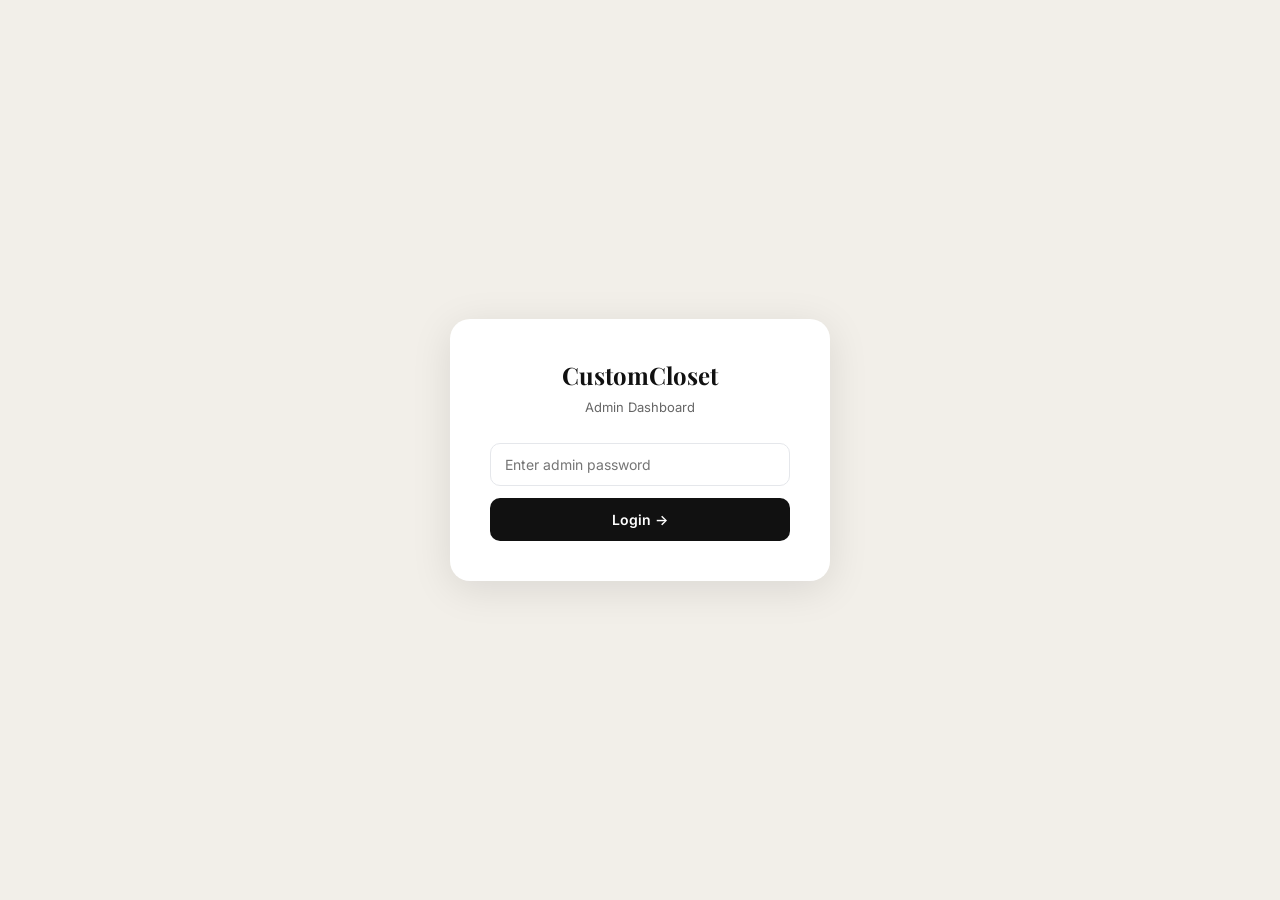
<file: admin.html>
<!DOCTYPE html>
<html lang="en">
<head>
  <meta charset="UTF-8"/>
  <meta name="viewport" content="width=device-width, initial-scale=1.0"/>
  <title>Admin — Custom Closet</title>
  <link href="https://fonts.googleapis.com/css2?family=Inter:wght@300;400;500;600;700&family=Playfair+Display:wght@700&display=swap" rel="stylesheet">
  <style>
    *{box-sizing:border-box;margin:0;padding:0;}
    body{background:#f2efe9;font-family:'Inter',sans-serif;color:#111;min-height:100vh;}

    /* LOGIN */
    .login-screen{display:flex;align-items:center;justify-content:center;min-height:100vh;padding:24px;}
    .login-card{background:#fff;border-radius:20px;padding:40px;max-width:380px;width:100%;box-shadow:0 8px 40px rgba(0,0,0,0.1);text-align:center;}
    .login-logo{font-family:'Playfair Display',serif;font-size:24px;font-weight:700;margin-bottom:8px;}
    .login-sub{font-size:13px;color:#666;margin-bottom:28px;}
    .login-input{width:100%;padding:12px 14px;border:1.5px solid #e5e7eb;border-radius:10px;font-size:14px;font-family:'Inter',sans-serif;outline:none;margin-bottom:12px;}
    .login-input:focus{border-color:#111;}
    .login-btn{width:100%;padding:13px;background:#111;color:#fff;border:none;border-radius:10px;font-size:14px;font-weight:600;cursor:pointer;font-family:'Inter',sans-serif;}
    .login-btn:hover{background:#333;}
    .login-err{font-size:12px;color:#dc2626;margin-top:8px;display:none;} .login-err.show{display:block;}

    /* ADMIN LAYOUT */
    .admin-screen{display:none;}
    .admin-screen.show{display:block;}
    .admin-nav{background:#111;color:#fff;padding:0 24px;height:56px;display:flex;align-items:center;justify-content:space-between;position:sticky;top:0;z-index:100;}
    .admin-nav-logo{font-family:'Playfair Display',serif;font-size:18px;font-weight:700;}
    .admin-nav-right{display:flex;align-items:center;gap:16px;font-size:13px;}
    .logout-btn{background:none;border:1.5px solid rgba(255,255,255,0.3);color:#fff;padding:6px 14px;border-radius:8px;cursor:pointer;font-size:13px;font-family:'Inter',sans-serif;}
    .logout-btn:hover{background:rgba(255,255,255,0.1);}

    /* TABS */
    .admin-tabs{background:#fff;border-bottom:1px solid #e5e7eb;padding:0 24px;display:flex;gap:0;}
    .admin-tab{padding:16px 20px;font-size:14px;font-weight:500;color:#666;cursor:pointer;border-bottom:2px solid transparent;transition:all 0.2s;}
    .admin-tab:hover{color:#111;} .admin-tab.active{color:#111;border-bottom-color:#111;font-weight:600;}

    /* CONTENT */
    .admin-content{max-width:1200px;margin:0 auto;padding:28px 24px;}
    @media(max-width:600px){.admin-content{padding:16px;}}

    /* STATS */
    .stats-row{display:grid;grid-template-columns:repeat(auto-fit,minmax(180px,1fr));gap:16px;margin-bottom:28px;}
    .stat-card{background:#fff;border-radius:14px;padding:20px;box-shadow:0 2px 10px rgba(0,0,0,0.05);}
    .stat-card-num{font-size:28px;font-weight:700;color:#111;margin-bottom:4px;}
    .stat-card-label{font-size:13px;color:#666;}
    .stat-card.green .stat-card-num{color:#16a34a;}
    .stat-card.orange .stat-card-num{color:#f97316;}
    .stat-card.blue .stat-card-num{color:#3b82f6;}

    /* FILTERS */
    .filter-row{display:flex;gap:10px;margin-bottom:20px;flex-wrap:wrap;align-items:center;}
    .filter-select{padding:8px 12px;border:1.5px solid #e5e7eb;border-radius:8px;font-size:13px;font-family:'Inter',sans-serif;outline:none;background:#fff;cursor:pointer;}
    .filter-search{padding:8px 14px;border:1.5px solid #e5e7eb;border-radius:8px;font-size:13px;font-family:'Inter',sans-serif;outline:none;background:#fff;flex:1;min-width:180px;}
    .filter-search:focus{border-color:#111;}
    .refresh-btn{padding:8px 16px;background:#111;color:#fff;border:none;border-radius:8px;font-size:13px;font-weight:500;cursor:pointer;font-family:'Inter',sans-serif;}

    /* ORDERS TABLE */
    .orders-table-wrap{background:#fff;border-radius:16px;overflow:hidden;box-shadow:0 2px 12px rgba(0,0,0,0.05);}
    table{width:100%;border-collapse:collapse;}
    .scroll-hint{display:none;font-size:12px;color:#999;margin-bottom:8px;text-align:right;}
    @media(max-width:768px){
      .orders-table-wrap{overflow-x:auto;-webkit-overflow-scrolling:touch;}
      table{min-width:640px;}
      .scroll-hint{display:block;}
    }

    /* CUSTOM SHOWCASE TAB */
    .showcase-form-box{background:#fff;border-radius:16px;padding:20px;box-shadow:0 2px 12px rgba(0,0,0,0.05);max-width:480px;}
    .panel-label{font-size:13px;font-weight:600;color:#111;}
    .upload-dropzone{border:2px dashed #d1d5db;border-radius:14px;padding:20px;text-align:center;cursor:pointer;transition:all 0.2s;background:#fafafa;}
    .upload-dropzone:hover{border-color:#111;background:#f5f5f5;}
    .upload-dropzone.has-file{padding:12px;}
    .upload-icon-big{font-size:28px;margin-bottom:6px;}
    .upload-hint-text{font-size:13px;color:#666;}
    .showcase-preview-wrap{display:flex;align-items:center;gap:12px;text-align:left;}
    .showcase-preview-img{width:56px;height:56px;border-radius:10px;object-fit:cover;flex-shrink:0;border:1.5px solid #e5e7eb;}
    .showcase-status{font-size:13px;font-weight:600;}
    .showcase-status.uploading{color:#f97316;}
    .showcase-status.done{color:#16a34a;}
    .showcase-status.failed{color:#dc2626;}
    #showcaseSubmitBtn:disabled{background:#a7a7a7;cursor:not-allowed;}
    .showcase-admin-grid{display:grid;grid-template-columns:repeat(auto-fill,minmax(180px,1fr));gap:16px;margin-top:16px;}
    .showcase-admin-card{background:#fff;border-radius:14px;overflow:hidden;box-shadow:0 2px 8px rgba(0,0,0,0.05);}
    .showcase-admin-card img{width:100%;aspect-ratio:1;object-fit:cover;display:block;}
    .showcase-admin-card-body{padding:12px;}
    .showcase-admin-card-name{font-size:13px;font-weight:600;margin-bottom:4px;}
    .showcase-admin-card-text{font-size:12px;color:#666;line-height:1.5;margin-bottom:8px;max-height:60px;overflow:hidden;}
    .showcase-admin-delete{font-size:12px;color:#dc2626;background:none;border:none;cursor:pointer;padding:0;font-family:'Inter',sans-serif;}
    th{background:#f9f9f9;padding:12px 16px;text-align:left;font-size:12px;font-weight:600;color:#666;text-transform:uppercase;letter-spacing:0.5px;white-space:nowrap;}
    td{padding:14px 16px;border-bottom:1px solid #f5f5f5;font-size:13px;vertical-align:top;}
    tr:last-child td{border-bottom:none;}
    tr:hover td{background:#fafafa;}

    /* STATUS BADGES */
    .status-badge{display:inline-block;padding:3px 10px;border-radius:20px;font-size:11px;font-weight:600;text-transform:uppercase;}
    .status-pending{background:#fef3c7;color:#d97706;}
    .status-confirmed{background:#dcfce7;color:#16a34a;}
    .status-shipped{background:#dbeafe;color:#2563eb;}
    .status-delivered{background:#f0fdf4;color:#15803d;}
    .status-cancelled{background:#fee2e2;color:#dc2626;}

    /* STATUS DROPDOWN */
    .status-select{padding:4px 8px;border:1.5px solid #e5e7eb;border-radius:6px;font-size:12px;font-family:'Inter',sans-serif;outline:none;background:#fff;cursor:pointer;}

    /* ORDER DETAIL POPUP */
    .order-detail-overlay{position:fixed;inset:0;background:rgba(0,0,0,0.5);z-index:1000;display:none;align-items:center;justify-content:center;padding:16px;}
    .order-detail-overlay.open{display:flex;}
    .order-detail-modal{background:#fff;border-radius:20px;padding:28px;max-width:560px;width:100%;max-height:90vh;overflow-y:auto;position:relative;}
    .od-close{position:absolute;top:16px;right:16px;background:none;border:none;font-size:22px;cursor:pointer;color:#666;}
    .od-title{font-family:'Playfair Display',serif;font-size:20px;font-weight:700;margin-bottom:4px;}
    .od-section{margin-top:18px;padding-top:16px;border-top:1px solid #f0f0f0;}
    .od-section-label{font-size:11px;font-weight:600;color:#999;text-transform:uppercase;letter-spacing:0.5px;margin-bottom:10px;}
    .od-row{display:flex;justify-content:space-between;font-size:13px;margin-bottom:6px;}
    .od-row span:first-child{color:#666;} .od-row span:last-child{font-weight:500;color:#111;}
    .wa-confirm-btn{display:block;width:100%;padding:13px;background:#25d366;color:#fff;border:none;border-radius:10px;font-size:14px;font-weight:600;cursor:pointer;font-family:'Inter',sans-serif;text-align:center;text-decoration:none;margin-top:14px;}
    .wa-confirm-btn:hover{background:#1da855;}

    /* EMPTY */
    .empty-state{text-align:center;padding:60px 24px;color:#888;}
    .empty-icon{font-size:48px;margin-bottom:14px;}
    .loading-state{text-align:center;padding:40px;color:#888;font-size:14px;}
  </style>
</head>
<body>

<!-- LOGIN -->
<div class="login-screen" id="loginScreen">
  <div class="login-card">
    <div class="login-logo">CustomCloset</div>
    <div class="login-sub">Admin Dashboard</div>
    <input type="password" class="login-input" id="adminPass" placeholder="Enter admin password" onkeydown="if(event.key==='Enter')login()"/>
    <button class="login-btn" onclick="login()">Login →</button>
    <div class="login-err" id="loginErr">Incorrect password</div>
  </div>
</div>

<!-- ADMIN -->
<div class="admin-screen" id="adminScreen">
  <nav class="admin-nav">
    <div class="admin-nav-logo">CC Admin</div>
    <div class="admin-nav-right">
      <span id="adminTime" style="color:#999;font-size:12px;"></span>
      <button class="logout-btn" onclick="logout()">Logout</button>
    </div>
  </nav>

  <div class="admin-tabs">
    <div class="admin-tab active" onclick="switchTab('orders',this)">📦 Orders</div>
    <div class="admin-tab" onclick="switchTab('reviews',this)">⭐ Reviews</div>
    <div class="admin-tab" onclick="switchTab('showcase',this)">🎨 Custom Showcase</div>
  </div>

  <!-- ORDERS TAB -->
  <div id="tab-orders" class="admin-content">
    <div class="stats-row" id="statsRow">
      <div class="stat-card"><div class="stat-card-num" id="statTotal">—</div><div class="stat-card-label">Total orders</div></div>
      <div class="stat-card orange"><div class="stat-card-num" id="statPending">—</div><div class="stat-card-label">Pending</div></div>
      <div class="stat-card green"><div class="stat-card-num" id="statConfirmed">—</div><div class="stat-card-label">Confirmed</div></div>
      <div class="stat-card blue"><div class="stat-card-num" id="statShipped">—</div><div class="stat-card-label">Shipped</div></div>
    </div>

    <div class="filter-row">
      <input class="filter-search" id="searchInput" placeholder="Search by name, order ID, phone..." oninput="filterOrders()"/>
      <select class="filter-select" id="statusFilter" onchange="filterOrders()">
        <option value="">All statuses</option>
        <option value="pending">Pending</option>
        <option value="confirmed">Confirmed</option>
        <option value="shipped">Shipped</option>
        <option value="delivered">Delivered</option>
        <option value="cancelled">Cancelled</option>
      </select>
      <button class="refresh-btn" onclick="loadOrders()">↻ Refresh</button>
      <button class="refresh-btn" style="background:#16a34a;" onclick="openManualOrderModal()">+ Add Order Manually</button>
    </div>

    <p class="scroll-hint">← scroll table for more →</p>
    <div class="orders-table-wrap">
      <div id="ordersBody"><div class="loading-state">Loading orders...</div></div>
    </div>
  </div>

  <!-- REVIEWS TAB -->
  <div id="tab-reviews" class="admin-content" style="display:none;">
    <div class="filter-row">
      <button class="refresh-btn" onclick="loadAllReviews()">↻ Refresh</button>
    </div>
    <p class="scroll-hint">← scroll table for more →</p>
    <div class="orders-table-wrap">
      <div id="reviewsBody"><div class="loading-state">Loading reviews...</div></div>
    </div>
  </div>

  <!-- CUSTOM SHOWCASE TAB -->
  <div id="tab-showcase" class="admin-content" style="display:none;">
    <div class="showcase-form-box">
      <div class="panel-label" style="margin-bottom:12px;">Add a custom order to the homepage showcase</div>
      <p style="font-size:12px;color:#888;margin-bottom:16px;">Paste in the review a customer sent you over WhatsApp, upload the photo they shared, and it'll appear on your homepage.</p>

      <input type="file" id="showcasePhotoInput" accept="image/*" style="display:none" onchange="handleShowcasePhotoUpload(event)"/>
      <div class="upload-dropzone" id="showcaseDropzone" onclick="document.getElementById('showcasePhotoInput').click()" style="margin-bottom:16px;">
        <div class="upload-icon-big">📸</div>
        <p class="upload-hint-text"><strong>Click to upload</strong> the customer's photo</p>
      </div>

      <input type="text" id="showcaseName" class="filter-search" placeholder="Customer name" style="margin-bottom:10px;width:100%;"/>
      <textarea id="showcaseText" class="filter-search" placeholder="Their review / what they said" rows="3" style="margin-bottom:10px;width:100%;resize:vertical;"></textarea>
      <div style="margin-bottom:14px;">
        <label style="font-size:12px;color:#666;margin-right:8px;">Rating:</label>
        <select id="showcaseRating" style="padding:6px 10px;border-radius:8px;border:1px solid #e5e7eb;">
          <option value="5">⭐⭐⭐⭐⭐ (5)</option>
          <option value="4">⭐⭐⭐⭐ (4)</option>
          <option value="3">⭐⭐⭐ (3)</option>
        </select>
      </div>
      <button class="refresh-btn" id="showcaseSubmitBtn" onclick="submitShowcaseReview()" disabled style="width:100%;padding:12px;">Add to homepage</button>
    </div>

    <div class="filter-row" style="margin-top:24px;">
      <button class="refresh-btn" onclick="loadShowcase()">↻ Refresh</button>
    </div>
    <div id="showcaseGrid" class="showcase-admin-grid"></div>
  </div>
</div>

<!-- ORDER DETAIL POPUP -->
<div class="order-detail-overlay" id="orderDetailOverlay" onclick="if(event.target===this)closeOrderDetail()">
  <div class="order-detail-modal">
    <button class="od-close" onclick="closeOrderDetail()">✕</button>
    <div id="orderDetailContent"></div>
  </div>
</div>

<!-- MANUAL ORDER ENTRY POPUP -->
<div class="order-detail-overlay" id="manualOrderOverlay" onclick="if(event.target===this)closeManualOrderModal()">
  <div class="order-detail-modal">
    <button class="od-close" onclick="closeManualOrderModal()">✕</button>
    <div class="od-title">Add Order Manually</div>

    <div class="od-section">
      <div class="od-section-label">👤 Customer</div>
      <input class="filter-search" id="moName" placeholder="Full name" style="width:100%;margin-bottom:8px;"/>
      <input class="filter-search" id="moPhone" placeholder="Phone" style="width:100%;margin-bottom:8px;"/>
      <input class="filter-search" id="moEmail" placeholder="Email" style="width:100%;margin-bottom:8px;"/>
      <input class="filter-search" id="moPincode" placeholder="Pincode" style="width:100%;margin-bottom:8px;"/>
      <textarea class="filter-search" id="moAddress" placeholder="Full address" rows="2" style="width:100%;resize:vertical;"></textarea>
    </div>

    <div class="od-section">
      <div class="od-section-label">📦 Items</div>
      <textarea class="filter-search" id="moItems" placeholder="e.g. Legend in Red | Size: M | Color: Black | Qty: 1 | ₹599" rows="3" style="width:100%;resize:vertical;"></textarea>
    </div>

    <div class="od-section">
      <div class="od-row"><span>Total amount</span><input class="filter-search" id="moTotal" type="number" placeholder="₹" style="width:120px;text-align:right;"/></div>
      <div class="od-row"><span>Status</span>
        <select class="filter-select" id="moStatus">
          <option value="pending">Pending</option>
          <option value="confirmed" selected>Confirmed</option>
          <option value="shipped">Shipped</option>
          <option value="delivered">Delivered</option>
        </select>
      </div>
    </div>

    <button class="refresh-btn" id="moSubmitBtn" onclick="submitManualOrder()" style="width:100%;padding:12px;margin-top:8px;">Save order</button>
  </div>
</div>

<script src="supabase.js"></script>
<script>
// ── PASSWORD ── change this to your own password
const ADMIN_PASSWORD = 'customcloset2024';

let allOrders = [];
let allReviews = [];

function login(){
  const pass = document.getElementById('adminPass').value;
  if(pass === ADMIN_PASSWORD){
    localStorage.setItem('cc_admin', '1');
    document.getElementById('loginScreen').style.display='none';
    document.getElementById('adminScreen').classList.add('show');
    loadOrders();
    updateTime();
    setInterval(updateTime, 60000);
  } else {
    document.getElementById('loginErr').classList.add('show');
  }
}

function logout(){
  localStorage.removeItem('cc_admin');
  location.reload();
}

function updateTime(){
  document.getElementById('adminTime').textContent=new Date().toLocaleString('en-IN',{day:'numeric',month:'short',hour:'2-digit',minute:'2-digit'});
}

window.addEventListener('DOMContentLoaded',()=>{
  if(localStorage.getItem('cc_admin')==='1'){
    document.getElementById('loginScreen').style.display='none';
    document.getElementById('adminScreen').classList.add('show');
    loadOrders();
    updateTime();
    setInterval(updateTime,60000);
  }
  document.getElementById('adminPass').addEventListener('keydown',e=>{ if(e.key==='Enter') login(); });
});

function switchTab(tab, btn){
  document.querySelectorAll('.admin-tab').forEach(t=>t.classList.remove('active'));
  btn.classList.add('active');
  document.getElementById('tab-orders').style.display = tab==='orders'?'block':'none';
  document.getElementById('tab-reviews').style.display = tab==='reviews'?'block':'none';
  document.getElementById('tab-showcase').style.display = tab==='showcase'?'block':'none';
  if(tab==='reviews') loadAllReviews();
  if(tab==='showcase') loadShowcase();
}

// ── ORDERS ──
async function loadOrders(){
  document.getElementById('ordersBody').innerHTML='<div class="loading-state">Loading orders...</div>';
  allOrders = await sbGetOrders();
  renderOrders(allOrders);
  updateStats(allOrders);
}

function updateStats(orders){
  document.getElementById('statTotal').textContent = orders.length;
  document.getElementById('statPending').textContent = orders.filter(o=>o.status==='pending').length;
  document.getElementById('statConfirmed').textContent = orders.filter(o=>o.status==='confirmed').length;
  document.getElementById('statShipped').textContent = orders.filter(o=>o.status==='shipped').length;
}

function filterOrders(){
  const q = document.getElementById('searchInput').value.toLowerCase();
  const s = document.getElementById('statusFilter').value;
  const filtered = allOrders.filter(o=>{
    const matchSearch = !q ||
      o.order_id?.toLowerCase().includes(q) ||
      o.customer_name?.toLowerCase().includes(q) ||
      o.customer_phone?.includes(q) ||
      o.customer_email?.toLowerCase().includes(q);
    const matchStatus = !s || o.status===s;
    return matchSearch && matchStatus;
  });
  renderOrders(filtered);
}

function renderOrders(orders){
  const body = document.getElementById('ordersBody');
  if(orders.length===0){
    body.innerHTML=`<div class="empty-state"><div class="empty-icon">📭</div><p>No orders found</p></div>`;
    return;
  }
  body.innerHTML=`
    <table>
      <thead>
        <tr>
          <th>Order ID</th>
          <th>Customer</th>
          <th>Items</th>
          <th>Total</th>
          <th>Date</th>
          <th>Status</th>
          <th>Action</th>
        </tr>
      </thead>
      <tbody>
        ${orders.map(o=>`
        <tr>
          <td><strong>${o.order_id}</strong></td>
          <td>
            <div style="font-weight:600;">${o.customer_name}</div>
            <div style="color:#666;font-size:12px;">${o.customer_phone}</div>
          </td>
          <td style="max-width:200px;color:#666;font-size:12px;">${o.items?.split('\n')[0]}${o.items?.split('\n').length>1?'...':''}</td>
          <td><strong>₹${o.total?.toLocaleString('en-IN')}</strong></td>
          <td style="color:#666;font-size:12px;white-space:nowrap;">${new Date(o.created_at).toLocaleDateString('en-IN',{day:'numeric',month:'short',year:'numeric'})}</td>
          <td>
            <select class="status-select" onchange="updateStatus('${o.id}',this.value)">
              ${['pending','confirmed','shipped','delivered','cancelled'].map(s=>`<option value="${s}"${o.status===s?' selected':''}>${s.charAt(0).toUpperCase()+s.slice(1)}</option>`).join('')}
            </select>
          </td>
          <td>
            <button onclick="viewOrder('${o.id}')" style="padding:5px 12px;background:#111;color:#fff;border:none;border-radius:6px;font-size:12px;cursor:pointer;font-family:'Inter',sans-serif;">View</button>
            <button onclick="deleteOrder('${o.id}')" style="padding:5px 12px;background:#fff;color:#dc2626;border:1px solid #dc2626;border-radius:6px;font-size:12px;cursor:pointer;font-family:'Inter',sans-serif;margin-left:6px;">Delete</button>
          </td>
        </tr>`).join('')}
      </tbody>
    </table>`;
}

async function deleteOrder(id){
  if(!confirm('Delete this order permanently? This cannot be undone.')) return;
  const ok = await sbDeleteOrder(id);
  if(ok){
    allOrders = allOrders.filter(o=>o.id!==id);
    updateStats(allOrders);
    renderOrders(allOrders);
  } else {
    alert('Something went wrong deleting this order. Please try again.');
  }
}

async function updateStatus(id, status){
  const ok = await sbUpdateOrderStatus(id, status);
  if(ok){
    const o = allOrders.find(o=>o.id===id);
    if(o) o.status=status;
    updateStats(allOrders);
  }
}

function viewOrder(id){
  const o = allOrders.find(o=>o.id===id);
  if(!o) return;
  const waMsg = encodeURIComponent(
    `✅ ORDER CONFIRMED — ${o.order_id}\n\nHi ${o.customer_name}! Your order has been confirmed.\n\nItems:\n${o.items}\n\nTotal: ₹${o.total} + delivery charges (COD)\n\nYour order will be shipped in 5–7 days. We'll send you a tracking link once shipped.\n\nThank you for shopping with Custom Closet! 🎉`
  );
  document.getElementById('orderDetailContent').innerHTML=`
    <div class="od-title">Order ${o.order_id}</div>
    <span class="status-badge status-${o.status}">${o.status}</span>
    <div style="font-size:12px;color:#999;margin-top:4px;">${new Date(o.created_at).toLocaleString('en-IN')}</div>

    <div class="od-section">
      <div class="od-section-label">👤 Customer</div>
      <div class="od-row"><span>Name</span><span>${o.customer_name}</span></div>
      <div class="od-row"><span>Phone</span><span>${o.customer_phone}</span></div>
      <div class="od-row"><span>Email</span><span>${o.customer_email}</span></div>
      <div class="od-row"><span>Pincode</span><span>${o.customer_pincode}</span></div>
      <div class="od-row"><span>Address</span><span style="text-align:right;max-width:280px;">${o.customer_address}</span></div>
    </div>

    <div class="od-section">
      <div class="od-section-label">📦 Items</div>
      <div style="font-size:13px;color:#374151;line-height:1.8;white-space:pre-line;">${o.items}</div>
    </div>

    <div class="od-section">
      <div class="od-section-label">📸 Payment Screenshot</div>
      ${o.screenshot_url
        ? `<img src="${o.screenshot_url}" alt="Payment screenshot" style="width:100%;max-width:240px;border-radius:10px;border:1.5px solid #e5e7eb;cursor:zoom-in;" onclick="window.open('${o.screenshot_url}','_blank')"/>`
        : `<p style="font-size:13px;color:#999;">No screenshot on file — check WhatsApp chat</p>`}
    </div>

    <div class="od-section">
      <div class="od-row"><span>Total paid</span><span style="font-size:18px;font-weight:700;color:#16a34a;">₹${o.total?.toLocaleString('en-IN')}</span></div>
      <div style="font-size:12px;color:#f97316;margin-top:4px;">+ delivery charges (COD)</div>
    </div>

    <a class="wa-confirm-btn" href="https://wa.me/${o.customer_phone}?text=${waMsg}" target="_blank">
      💬 Send confirmation on WhatsApp
    </a>`;
  document.getElementById('orderDetailOverlay').classList.add('open');
}

function closeOrderDetail(){
  document.getElementById('orderDetailOverlay').classList.remove('open');
}

// ── MANUAL ORDER ENTRY ──
function openManualOrderModal(){
  document.getElementById('manualOrderOverlay').classList.add('open');
}
function closeManualOrderModal(){
  document.getElementById('manualOrderOverlay').classList.remove('open');
  document.getElementById('moName').value='';
  document.getElementById('moPhone').value='';
  document.getElementById('moEmail').value='';
  document.getElementById('moPincode').value='';
  document.getElementById('moAddress').value='';
  document.getElementById('moItems').value='';
  document.getElementById('moTotal').value='';
  document.getElementById('moStatus').value='confirmed';
}

async function submitManualOrder(){
  const name = document.getElementById('moName').value.trim();
  const phone = document.getElementById('moPhone').value.trim();
  const email = document.getElementById('moEmail').value.trim();
  const pincode = document.getElementById('moPincode').value.trim();
  const address = document.getElementById('moAddress').value.trim();
  const items = document.getElementById('moItems').value.trim();
  const total = parseInt(document.getElementById('moTotal').value);
  const status = document.getElementById('moStatus').value;

  if(!name || !phone || !items || !total){
    alert('Please fill in at least name, phone, items, and total.');
    return;
  }

  const btn = document.getElementById('moSubmitBtn');
  btn.disabled = true; btn.textContent = 'Saving...';

  const orderId = 'CC'+Date.now().toString().slice(-6);
  const ok = await sbInsertOrder({
    order_id: orderId, items, total,
    customer_name: name, customer_phone: phone, customer_email: email,
    customer_address: address, customer_pincode: pincode, status
  });

  btn.disabled = false; btn.textContent = 'Save order';

  if(ok){
    closeManualOrderModal();
    loadOrders();
  } else {
    alert('Something went wrong saving this order. Please try again.');
  }
}

// ── REVIEWS ──
async function loadAllReviews(){
  document.getElementById('reviewsBody').innerHTML='<div class="loading-state">Loading reviews...</div>';
  const res = await fetch(
    `${SUPABASE_URL}/rest/v1/reviews?order=created_at.desc`,
    { headers:{'apikey':SUPABASE_KEY,'Authorization':`Bearer ${SUPABASE_KEY}`} }
  );
  allReviews = res.ok ? await res.json() : [];
  renderReviews(allReviews);
}

function starsText(r){ return '★'.repeat(r)+'☆'.repeat(5-r); }

function renderReviews(reviews){
  const body=document.getElementById('reviewsBody');
  if(reviews.length===0){
    body.innerHTML=`<div class="empty-state"><div class="empty-icon">⭐</div><p>No reviews yet</p></div>`;
    return;
  }
  const productNames={1:'Legend in Red',2:'The GOAT Edition',3:'The Red Legacy',4:'Spider-Verse Legacy Tee'};
  body.innerHTML=`
    <table>
      <thead><tr><th>Product</th><th>Reviewer</th><th>Rating</th><th>Review</th><th>Date</th><th>Action</th></tr></thead>
      <tbody>
        ${reviews.map(r=>`
        <tr>
          <td style="font-size:12px;color:#666;">${productNames[r.product_id]||'Product #'+r.product_id}</td>
          <td><strong>${r.reviewer_name}</strong>${r.title?`<div style="font-size:12px;color:#666;">${r.title}</div>`:''}</td>
          <td style="color:#fbbf24;font-size:15px;white-space:nowrap;">${starsText(r.rating)} <span style="color:#111;font-size:12px;">${r.rating}/5</span></td>
          <td style="max-width:240px;font-size:13px;color:#374151;">${r.review_text?.substring(0,100)}${r.review_text?.length>100?'...':''}</td>
          <td style="font-size:12px;color:#666;white-space:nowrap;">${new Date(r.created_at).toLocaleDateString('en-IN',{day:'numeric',month:'short'})}</td>
          <td><button onclick="deleteProductReview(${r.id})" style="padding:5px 12px;background:#fff;color:#dc2626;border:1px solid #dc2626;border-radius:6px;font-size:12px;cursor:pointer;font-family:'Inter',sans-serif;">Delete</button></td>
        </tr>`).join('')}
      </tbody>
    </table>`;
}

async function deleteProductReview(id){
  if(!confirm('Delete this review permanently? This cannot be undone.')) return;
  const res = await fetch(`${SUPABASE_URL}/rest/v1/reviews?id=eq.${id}`, {
    method: 'DELETE',
    headers: { 'apikey': SUPABASE_KEY, 'Authorization': `Bearer ${SUPABASE_KEY}` }
  });
  if(res.ok){
    allReviews = allReviews.filter(r=>r.id!==id);
    renderReviews(allReviews);
  } else {
    alert('Something went wrong deleting this review. Please try again.');
  }
}

// ── CUSTOM SHOWCASE ──
const CLOUD_NAME = 'bsgynj2j';
const UPLOAD_PRESET = 'cc_screenshots';
let showcasePhotoUrl = '';
let showcaseUploading = false;

function handleShowcasePhotoUpload(event){
  const file = event.target.files[0];
  if(!file) return;
  showcasePhotoUrl='';
  showcaseUploading=true;
  updateShowcaseSubmitState();

  const reader = new FileReader();
  reader.onload = (e) => {
    document.getElementById('showcaseDropzone').classList.add('has-file');
    document.getElementById('showcaseDropzone').innerHTML = `
      <div class="showcase-preview-wrap">
        <img class="showcase-preview-img" src="${e.target.result}" alt="Preview"/>
        <div>
          <div class="showcase-status uploading" id="showcaseUploadStatus">⏳ Uploading...</div>
        </div>
      </div>`;
  };
  reader.readAsDataURL(file);

  const fd = new FormData();
  fd.append('file', file);
  fd.append('upload_preset', UPLOAD_PRESET);
  fd.append('folder', 'custom-showcase');

  fetch(`https://api.cloudinary.com/v1_1/${CLOUD_NAME}/image/upload`, { method:'POST', body:fd })
    .then(res => { if(!res.ok) throw new Error('Upload failed'); return res.json(); })
    .then(data => {
      showcasePhotoUrl = data.secure_url;
      showcaseUploading = false;
      document.getElementById('showcaseUploadStatus').textContent = '✅ Uploaded';
      document.getElementById('showcaseUploadStatus').className = 'showcase-status done';
      updateShowcaseSubmitState();
    })
    .catch(() => {
      showcaseUploading = false;
      document.getElementById('showcaseUploadStatus').textContent = '⚠️ Upload failed, try again';
      document.getElementById('showcaseUploadStatus').className = 'showcase-status failed';
      updateShowcaseSubmitState();
    });
}

function updateShowcaseSubmitState(){
  document.getElementById('showcaseSubmitBtn').disabled = !showcasePhotoUrl || showcaseUploading;
}

async function submitShowcaseReview(){
  const name = document.getElementById('showcaseName').value.trim();
  const text = document.getElementById('showcaseText').value.trim();
  const rating = parseInt(document.getElementById('showcaseRating').value);
  if(!name || !text || !showcasePhotoUrl){ alert('Please fill in the name, review, and upload a photo.'); return; }

  const btn = document.getElementById('showcaseSubmitBtn');
  btn.disabled = true; btn.textContent = 'Adding...';

  const ok = await sbInsertCustomReview({
    customer_name: name, review_text: text, rating: rating, photo_url: showcasePhotoUrl
  });

  if(ok){
    document.getElementById('showcaseName').value='';
    document.getElementById('showcaseText').value='';
    showcasePhotoUrl='';
    document.getElementById('showcaseDropzone').classList.remove('has-file');
    document.getElementById('showcaseDropzone').innerHTML = `<div class="upload-icon-big">📸</div><p class="upload-hint-text"><strong>Click to upload</strong> the customer's photo</p>`;
    btn.textContent = 'Add to homepage';
    loadShowcase();
  } else {
    alert('Something went wrong saving this. Please try again.');
    btn.disabled = false; btn.textContent = 'Add to homepage';
  }
}

async function loadShowcase(){
  const grid = document.getElementById('showcaseGrid');
  grid.innerHTML = '<div class="loading-state">Loading showcase...</div>';
  const items = await sbGetCustomReviews();
  if(items.length===0){
    grid.innerHTML = `<div class="empty-state"><div class="empty-icon">🎨</div><p>No custom showcase items yet</p></div>`;
    return;
  }
  grid.innerHTML = items.map(item => `
    <div class="showcase-admin-card">
      <img src="${item.photo_url}" alt="${item.customer_name}"/>
      <div class="showcase-admin-card-body">
        <div class="showcase-admin-card-name">${item.customer_name} · ${starsText(item.rating)}</div>
        <div class="showcase-admin-card-text">${item.review_text}</div>
        <button class="showcase-admin-delete" onclick="deleteShowcaseItem(${item.id})">🗑 Remove</button>
      </div>
    </div>`).join('');
}

async function deleteShowcaseItem(id){
  if(!confirm('Remove this from the homepage showcase?')) return;
  await sbDeleteCustomReview(id);
  loadShowcase();
}
</script>
</body>
</html>
</file>
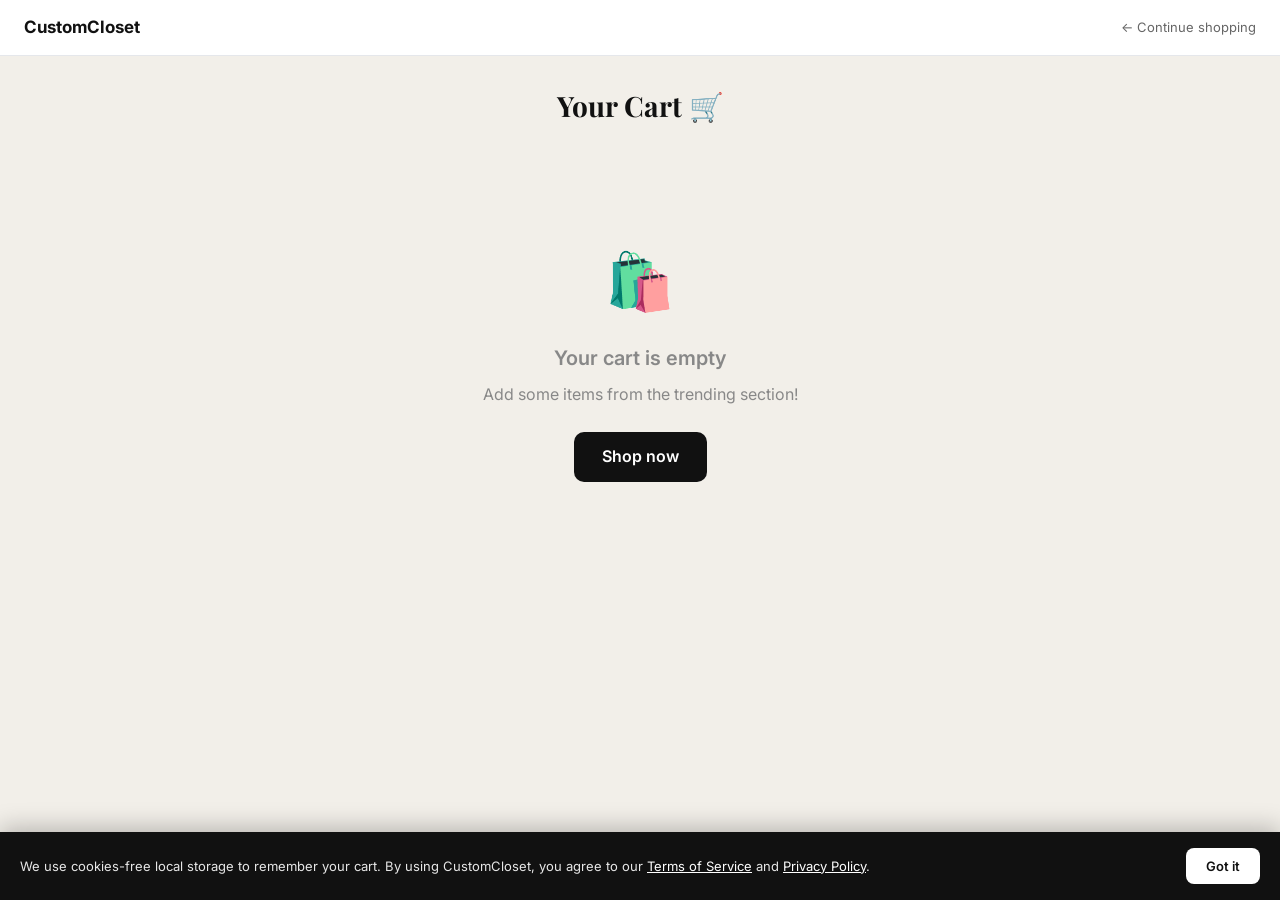
<file: cart.html>
<!DOCTYPE html>
<html lang="en">
<head>
  <meta charset="UTF-8"/>
  <meta name="viewport" content="width=device-width, initial-scale=1.0"/>
  <title>Cart — Custom Closet</title>
  <link rel="stylesheet" href="style.css?v=6"/>
  <link href="https://fonts.googleapis.com/css2?family=Inter:wght@300;400;500;600;700&family=Playfair+Display:wght@700&display=swap" rel="stylesheet">
  <style>
    body{background:#f2efe9;font-family:'Inter',sans-serif;color:#111;min-height:100vh;}
    .cnav{background:#fff;border-bottom:1px solid #e5e7eb;padding:0 24px;height:56px;display:flex;align-items:center;justify-content:space-between;position:sticky;top:0;z-index:100;}
    .cnav-logo{font-weight:700;font-size:17px;text-decoration:none;color:#111;}
    .cnav-back{font-size:13px;color:#666;text-decoration:none;}
    .cart-page-title{text-align:center;padding:28px 16px 8px;font-family:'Playfair Display',serif;font-size:28px;}
    .cart-count{text-align:center;font-size:14px;color:#666;margin-bottom:20px;}
  </style>
</head>
<body>
<nav class="cnav">
  <a href="index.html" class="cnav-logo">CustomCloset</a>
  <a href="index.html" class="cnav-back">← Continue shopping</a>
</nav>
<h1 class="cart-page-title">Your Cart 🛒</h1>
<p class="cart-count" id="cartCount"></p>
<div id="cartBody"></div>

<script>
const CL='https://res.cloudinary.com/bsgynj2j/image/upload/f_auto,q_auto';
function getCart(){try{return JSON.parse(localStorage.getItem('cc_cart')||'[]');}catch{return[];}}
function saveCart(cart){localStorage.setItem('cc_cart',JSON.stringify(cart));}

function renderCart(){
  const cart=getCart();
  const body=document.getElementById('cartBody');
  const countEl=document.getElementById('cartCount');
  if(cart.length===0){
    countEl.textContent='';
    body.innerHTML=`<div class="cart-empty"><div class="cart-empty-icon">🛍️</div><h3 style="font-size:20px;font-weight:600;margin-bottom:8px;">Your cart is empty</h3><p style="color:#888;margin-bottom:24px;">Add some items from the trending section!</p><a href="index.html#trending" style="display:inline-block;padding:12px 28px;background:#111;color:#fff;border-radius:10px;text-decoration:none;font-weight:600;">Shop now</a></div>`;
    return;
  }
  const totalItems=cart.reduce((s,i)=>s+i.qty,0);
  const totalPrice=cart.reduce((s,i)=>s+i.price*i.qty,0);
  const totalOriginal=cart.reduce((s,i)=>s+i.original*i.qty,0);
  const totalSaved=totalOriginal-totalPrice;
  countEl.textContent=`${totalItems} item${totalItems>1?'s':''} in your cart`;

  const itemsHtml=cart.map((item,idx)=>`
    <div class="cart-item-card">
      <img class="ci-img" src="${item.img}" alt="${item.name}" onerror="this.style.display='none'"/>
      <div class="ci-info">
        <div class="ci-name">${item.name}</div>
        <div class="ci-meta">Size: <strong>${item.size}</strong> &nbsp;·&nbsp; Color: ${item.color}<br>₹${item.price.toLocaleString('en-IN')} each</div>
        <div class="ci-qty">
          <button class="ci-qty-btn" onclick="changeQty(${idx},-1)">−</button>
          <span class="ci-qty-num">${item.qty}</span>
          <button class="ci-qty-btn" onclick="changeQty(${idx},1)">+</button>
        </div>
      </div>
      <div style="display:flex;flex-direction:column;align-items:flex-end;gap:8px;">
        <div class="ci-price">₹${(item.price*item.qty).toLocaleString('en-IN')}</div>
        <button class="ci-remove" onclick="removeItem(${idx})" title="Remove">🗑</button>
      </div>
    </div>`).join('');

  body.innerHTML=`
    <div class="cart-wrap">
      <div>
        ${itemsHtml}
        <button onclick="clearCart()" style="background:none;border:none;cursor:pointer;font-size:13px;color:#dc2626;font-weight:500;margin-top:4px;font-family:'Inter',sans-serif;">🗑 Clear cart</button>
      </div>
      <div>
        <div class="cart-summary-box">
          <div class="cs-title">Order summary</div>
          <div class="cs-row"><span>Subtotal (${totalItems} item${totalItems>1?'s':''})</span><span>₹${totalOriginal.toLocaleString('en-IN')}</span></div>
          <div class="cs-row"><span>Discount</span><span style="color:#16a34a;">−₹${totalSaved.toLocaleString('en-IN')}</span></div>
          <div class="cs-row"><span>Shipping</span><span>₹99</span></div>
          <div class="cs-row total"><span>Total</span><span>₹${(totalPrice+99).toLocaleString('en-IN')}</span></div>
          <button class="checkout-btn" onclick="checkout()">Proceed to pay →</button>
          <a href="index.html#trending" class="continue-btn">← Continue shopping</a>
        </div>
      </div>
    </div>`;
}

function changeQty(idx,delta){const cart=getCart();cart[idx].qty=Math.max(1,cart[idx].qty+delta);saveCart(cart);renderCart();}
function removeItem(idx){const cart=getCart();cart.splice(idx,1);saveCart(cart);renderCart();}
function clearCart(){if(confirm('Clear all items from cart?')){saveCart([]);renderCart();}}
function checkout(){
  const cart=getCart(); if(cart.length===0) return;
  const totalPrice=cart.reduce((s,i)=>s+i.price*i.qty,0);
  const firstImg=cart[0]?.img||'';
  window.location.href=`confirm.html?cart=1&price=${totalPrice}&img=${encodeURIComponent(firstImg)}`;
}
renderCart();
</script>
<script src="legal-consent.js"></script>
</body>
</html>
</file>
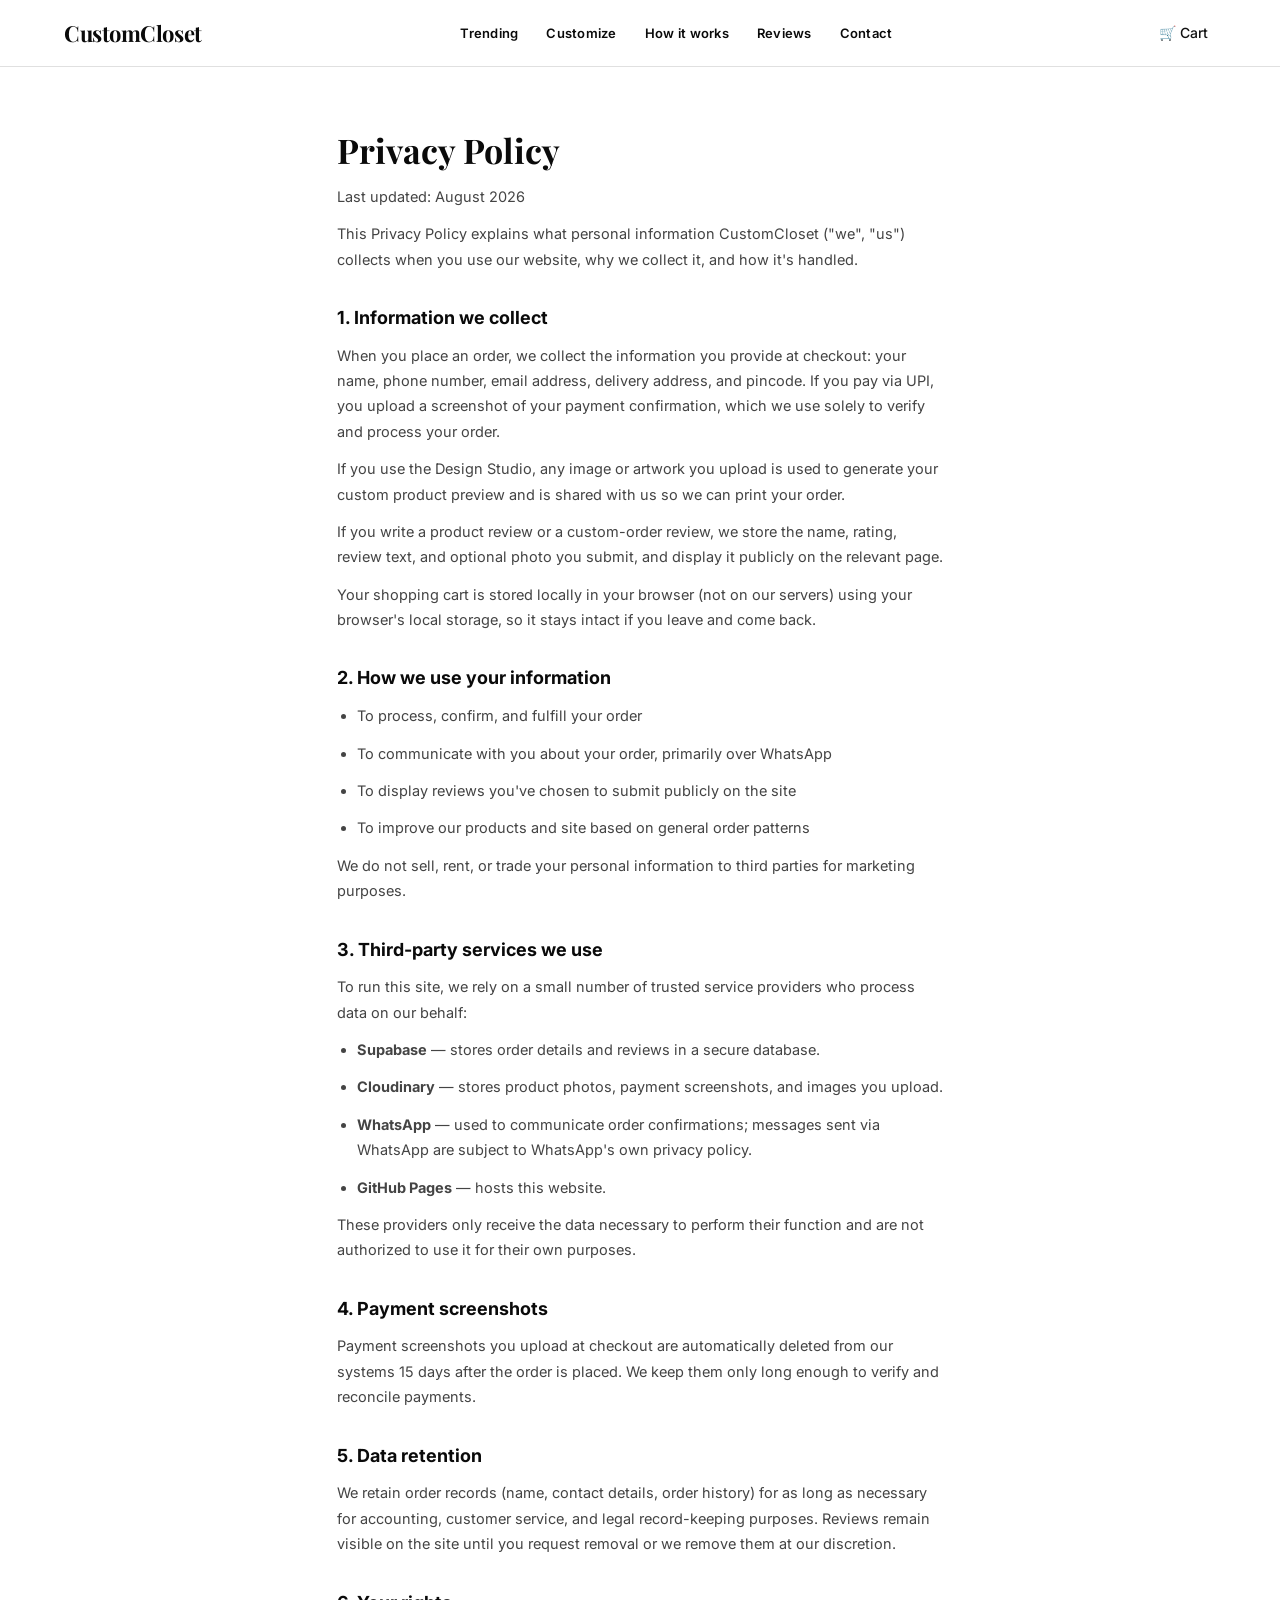
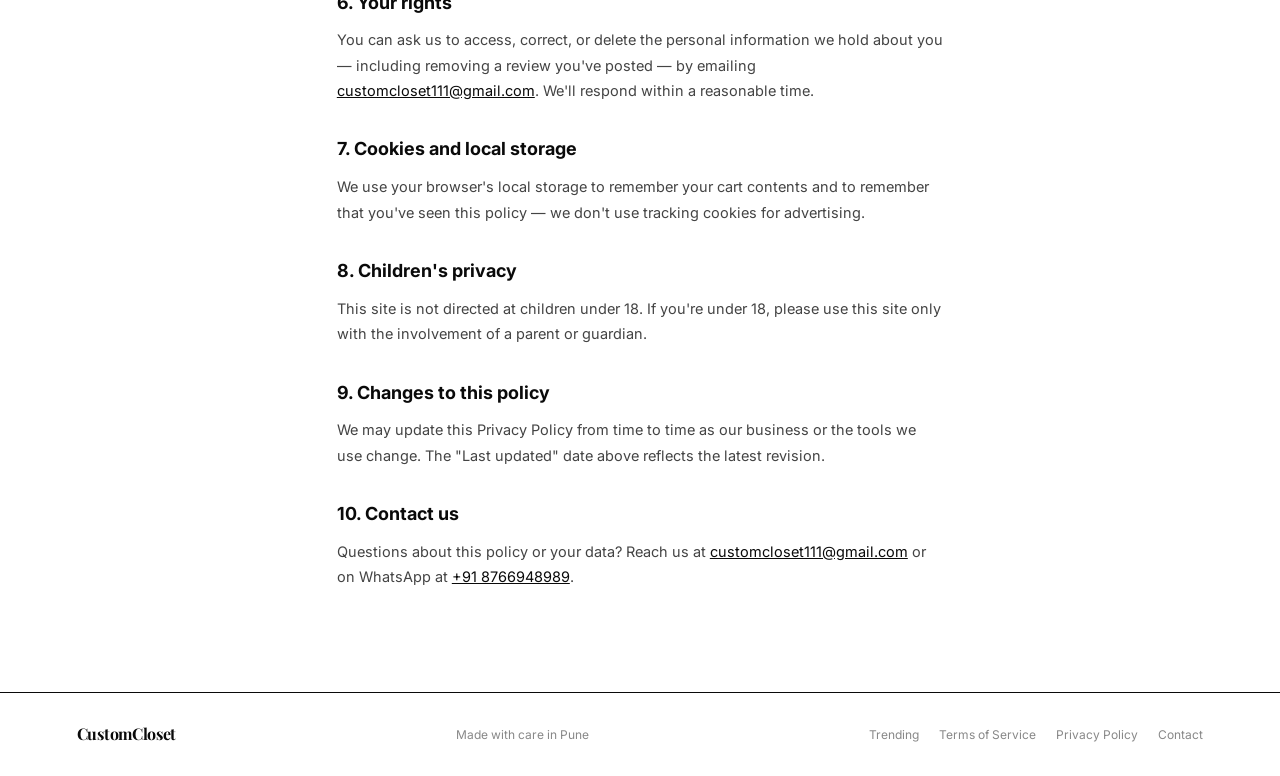
<file: privacy.html>
<!DOCTYPE html>
<html lang="en">
<head>
  <meta charset="UTF-8" />
  <meta name="viewport" content="width=device-width, initial-scale=1.0"/>
  <title>Privacy Policy — Custom Closet</title>
  <link rel="stylesheet" href="style.css?v=6" />
  <link rel="preconnect" href="https://fonts.googleapis.com">
  <link href="https://fonts.googleapis.com/css2?family=Inter:wght@300;400;500;600&family=Playfair+Display:ital,wght@0,700;1,700&display=swap" rel="stylesheet">
  <style>
    .legal-wrap{max-width:760px;margin:0 auto;padding:56px 6% 90px;}
    .legal-wrap h1{font-family:'Playfair Display',serif;font-size:34px;margin-bottom:6px;}
    .legal-updated{font-size:13px;color:var(--text-muted);margin-bottom:36px;}
    .legal-wrap h2{font-size:18px;margin:32px 0 10px;font-weight:700;}
    .legal-wrap p, .legal-wrap li{font-size:14.5px;line-height:1.75;color:var(--text-sub);margin-bottom:12px;}
    .legal-wrap ul{padding-left:20px;margin-bottom:12px;}
    .legal-wrap a{color:var(--text-main);text-decoration:underline;}
  </style>
</head>
<body>

  <nav class="navbar">
    <a href="index.html" class="logo wordmark-logo"><span class="wordmark-text">CustomCloset</span></a>
    <div class="nav-links">
      <a href="index.html#trending">Trending</a>
      <a href="index.html#customize">Customize</a>
      <a href="index.html#how-it-works">How it works</a>
      <a href="reviews.html">Reviews</a>
      <a href="index.html#contact">Contact</a>
    </div>
    <div style="display:flex;align-items:center;gap:8px;">
      <a href="cart.html" class="cart-icon-btn">🛒 Cart<span class="cart-badge" id="cartBadge">0</span></a>
      <div class="hamburger" onclick="toggleMenu()">&#9776;</div>
    </div>
  </nav>

  <div class="legal-wrap">
    <h1>Privacy Policy</h1>
    <p class="legal-updated">Last updated: August 2026</p>

    <p>This Privacy Policy explains what personal information CustomCloset ("we", "us") collects when you use our website, why we collect it, and how it's handled.</p>

    <h2>1. Information we collect</h2>
    <p>When you place an order, we collect the information you provide at checkout: your name, phone number, email address, delivery address, and pincode. If you pay via UPI, you upload a screenshot of your payment confirmation, which we use solely to verify and process your order.</p>
    <p>If you use the Design Studio, any image or artwork you upload is used to generate your custom product preview and is shared with us so we can print your order.</p>
    <p>If you write a product review or a custom-order review, we store the name, rating, review text, and optional photo you submit, and display it publicly on the relevant page.</p>
    <p>Your shopping cart is stored locally in your browser (not on our servers) using your browser's local storage, so it stays intact if you leave and come back.</p>

    <h2>2. How we use your information</h2>
    <ul>
      <li>To process, confirm, and fulfill your order</li>
      <li>To communicate with you about your order, primarily over WhatsApp</li>
      <li>To display reviews you've chosen to submit publicly on the site</li>
      <li>To improve our products and site based on general order patterns</li>
    </ul>
    <p>We do not sell, rent, or trade your personal information to third parties for marketing purposes.</p>

    <h2>3. Third-party services we use</h2>
    <p>To run this site, we rely on a small number of trusted service providers who process data on our behalf:</p>
    <ul>
      <li><strong>Supabase</strong> — stores order details and reviews in a secure database.</li>
      <li><strong>Cloudinary</strong> — stores product photos, payment screenshots, and images you upload.</li>
      <li><strong>WhatsApp</strong> — used to communicate order confirmations; messages sent via WhatsApp are subject to WhatsApp's own privacy policy.</li>
      <li><strong>GitHub Pages</strong> — hosts this website.</li>
    </ul>
    <p>These providers only receive the data necessary to perform their function and are not authorized to use it for their own purposes.</p>

    <h2>4. Payment screenshots</h2>
    <p>Payment screenshots you upload at checkout are automatically deleted from our systems 15 days after the order is placed. We keep them only long enough to verify and reconcile payments.</p>

    <h2>5. Data retention</h2>
    <p>We retain order records (name, contact details, order history) for as long as necessary for accounting, customer service, and legal record-keeping purposes. Reviews remain visible on the site until you request removal or we remove them at our discretion.</p>

    <h2>6. Your rights</h2>
    <p>You can ask us to access, correct, or delete the personal information we hold about you — including removing a review you've posted — by emailing <a href="mailto:customcloset111@gmail.com">customcloset111@gmail.com</a>. We'll respond within a reasonable time.</p>

    <h2>7. Cookies and local storage</h2>
    <p>We use your browser's local storage to remember your cart contents and to remember that you've seen this policy — we don't use tracking cookies for advertising.</p>

    <h2>8. Children's privacy</h2>
    <p>This site is not directed at children under 18. If you're under 18, please use this site only with the involvement of a parent or guardian.</p>

    <h2>9. Changes to this policy</h2>
    <p>We may update this Privacy Policy from time to time as our business or the tools we use change. The "Last updated" date above reflects the latest revision.</p>

    <h2>10. Contact us</h2>
    <p>Questions about this policy or your data? Reach us at <a href="mailto:customcloset111@gmail.com">customcloset111@gmail.com</a> or on WhatsApp at <a href="tel:+918766948989">+91 8766948989</a>.</p>
  </div>

  <footer class="footer">
    <div class="footer-inner">
      <div class="footer-logo"><span class="wordmark-text wordmark-sm">CustomCloset</span></div>
      <p>Made with care in Pune</p>
      <div class="footer-links">
        <a href="index.html#trending">Trending</a>
        <a href="terms.html">Terms of Service</a>
        <a href="privacy.html">Privacy Policy</a>
        <a href="index.html#contact">Contact</a>
      </div>
    </div>
  </footer>

  <script>
    function toggleMenu(){ document.getElementById('mobileMenu')?.classList.toggle('open'); }
    function getCart(){ try{return JSON.parse(localStorage.getItem('cc_cart')||'[]');}catch{return[];} }
    document.addEventListener('DOMContentLoaded', () => {
      const total = getCart().reduce((s,i)=>s+i.qty,0);
      document.querySelectorAll('.cart-badge').forEach(b=>{b.textContent=total;b.classList.toggle('show',total>0);});
    });
  </script>
</body>
</html>
</file>
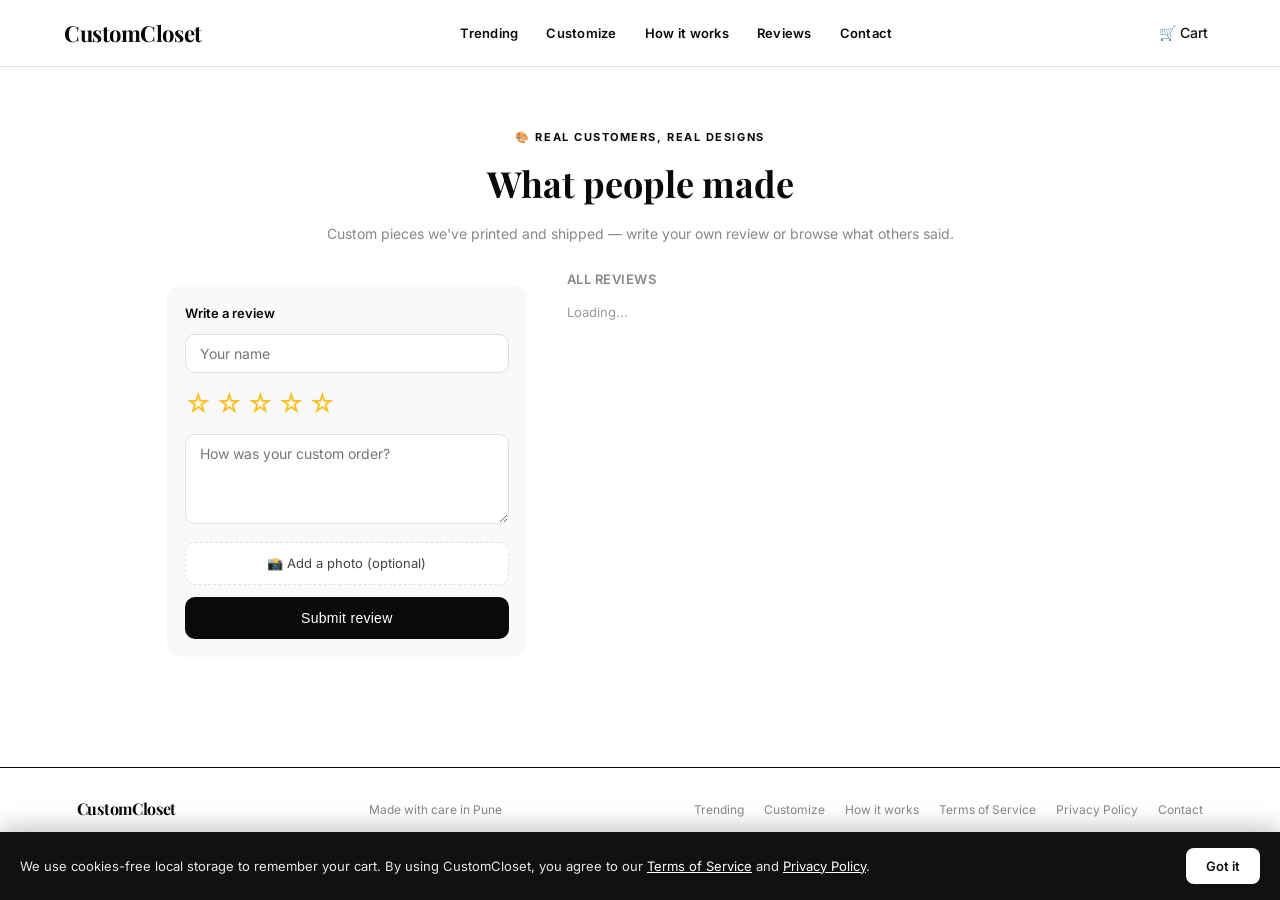
<file: reviews.html>
<!DOCTYPE html>
<html lang="en">
<head>
  <meta charset="UTF-8" />
  <meta name="viewport" content="width=device-width, initial-scale=1.0"/>
  <title>Reviews — Custom Closet | What people made</title>
  <link rel="stylesheet" href="style.css?v=6" />
  <link rel="preconnect" href="https://fonts.googleapis.com">
  <link href="https://fonts.googleapis.com/css2?family=Inter:wght@300;400;500;600&family=Playfair+Display:ital,wght@0,700;1,700&display=swap" rel="stylesheet">
  <style>
    .reviews-page-hero{padding:56px 6% 24px;text-align:center;}
    .reviews-page-hero p.section-eyebrow{margin-bottom:8px;}
    .reviews-page-wrap{max-width:1100px;margin:0 auto;padding:0 6% 90px;}
    .reviews-layout{display:grid;grid-template-columns:360px 1fr;gap:40px;align-items:start;}
    @media(max-width:860px){.reviews-layout{grid-template-columns:1fr;}}
    .rev-form-box{position:sticky;top:80px;}
    @media(max-width:860px){.rev-form-box{position:static;}}
    .rev-full-list{max-height:none;}
    .rev-list-item img{width:72px;height:72px;}
  </style>
</head>
<body>

  <!-- NAVBAR -->
  <nav class="navbar">
    <a href="index.html" class="logo wordmark-logo">
      <span class="wordmark-text">CustomCloset</span>
    </a>
    <div class="nav-links">
      <a href="index.html#trending">Trending</a>
      <a href="index.html#customize">Customize</a>
      <a href="index.html#how-it-works">How it works</a>
      <a href="reviews.html">Reviews</a>
      <a href="index.html#contact">Contact</a>
    </div>
    <div style="display:flex;align-items:center;gap:8px;">
      <a href="cart.html" class="cart-icon-btn">
        🛒 Cart
        <span class="cart-badge" id="cartBadge">0</span>
      </a>
      <div class="hamburger" onclick="toggleMenu()">&#9776;</div>
    </div>
  </nav>

  <!-- MOBILE MENU -->
  <div class="mobile-menu" id="mobileMenu">
    <a href="index.html#trending" onclick="toggleMenu()">Trending</a>
    <a href="index.html#customize" onclick="toggleMenu()">Customize</a>
    <a href="index.html#how-it-works" onclick="toggleMenu()">How it works</a>
    <a href="reviews.html" onclick="toggleMenu()">Reviews</a>
    <a href="index.html#contact" onclick="toggleMenu()">Contact</a>
    <a href="cart.html" onclick="toggleMenu()">🛒 Cart</a>
    <a href="design.html" class="mobile-cta">Start Designing</a>
  </div>

  <!-- PAGE HEADER -->
  <section class="reviews-page-hero">
    <p class="section-eyebrow">🎨 Real customers, real designs</p>
    <h2 style="font-family:'Playfair Display',serif;font-size:36px;margin-bottom:10px;">What people made</h2>
    <p class="section-sub">Custom pieces we've printed and shipped — write your own review or browse what others said.</p>
  </section>

  <div class="reviews-page-wrap">
    <div class="reviews-layout">

      <!-- WRITE A REVIEW -->
      <div class="rev-form-box">
        <div style="margin-bottom:10px;font-weight:600;font-size:13px;color:var(--text-main);">Write a review</div>
        <input type="text" id="revName" class="rev-input" placeholder="Your name"/>
        <div class="rev-stars-input" id="revStarsInput">
          <span data-v="1">☆</span><span data-v="2">☆</span><span data-v="3">☆</span><span data-v="4">☆</span><span data-v="5">☆</span>
        </div>
        <textarea id="revText" class="rev-input" rows="4" placeholder="How was your custom order?"></textarea>
        <input type="file" id="revPhotoInput" accept="image/*" style="display:none" onchange="handleRevPhotoUpload(event)"/>
        <div class="rev-upload-zone" id="revUploadZone" onclick="document.getElementById('revPhotoInput').click()">
          <span id="revUploadText">📸 Add a photo (optional)</span>
        </div>
        <button class="btn-primary" id="revSubmitBtn" onclick="submitPublicReview()" style="width:100%;margin-top:12px;">Submit review</button>
      </div>

      <!-- ALL REVIEWS -->
      <div>
        <div class="rev-list-divider">All reviews</div>
        <div id="revFullList" class="rev-full-list"><p style="color:#999;font-size:13px;">Loading...</p></div>
      </div>

    </div>
  </div>

  <!-- FOOTER -->
  <footer class="footer">
    <div class="footer-inner">
      <div class="footer-logo"><span class="wordmark-text wordmark-sm">CustomCloset</span></div>
      <p>Made with care in Pune</p>
      <div class="footer-links">
        <a href="index.html#trending">Trending</a>
        <a href="index.html#customize">Customize</a>
        <a href="index.html#how-it-works">How it works</a>
        <a href="terms.html">Terms of Service</a>
        <a href="privacy.html">Privacy Policy</a>
        <a href="index.html#contact">Contact</a>
      </div>
    </div>
  </footer>

  <script src="supabase.js"></script>
  <script>
    function toggleMenu(){ document.getElementById('mobileMenu')?.classList.toggle('open'); }
    function getCart(){ try{return JSON.parse(localStorage.getItem('cc_cart')||'[]');}catch{return[];} }
    document.addEventListener('DOMContentLoaded', () => {
      const total = getCart().reduce((s,i)=>s+i.qty,0);
      document.querySelectorAll('.cart-badge').forEach(b=>{b.textContent=total;b.classList.toggle('show',total>0);});
      loadFullReviewList();
    });

    const REV_CLOUD_NAME = 'bsgynj2j';
    const REV_UPLOAD_PRESET = 'cc_screenshots';
    let revRating = 0;
    let revPhotoUrl = '';

    document.getElementById('revStarsInput').addEventListener('click', (e) => {
      if(e.target.tagName !== 'SPAN') return;
      revRating = parseInt(e.target.dataset.v);
      document.querySelectorAll('#revStarsInput span').forEach(s => {
        s.textContent = parseInt(s.dataset.v) <= revRating ? '★' : '☆';
      });
    });

    function handleRevPhotoUpload(event){
      const file = event.target.files[0];
      if(!file) return;
      document.getElementById('revUploadText').textContent = '⏳ Uploading...';

      const fd = new FormData();
      fd.append('file', file);
      fd.append('upload_preset', REV_UPLOAD_PRESET);
      fd.append('folder', 'custom-showcase');

      fetch(`https://api.cloudinary.com/v1_1/${REV_CLOUD_NAME}/image/upload`, { method:'POST', body:fd })
        .then(res => { if(!res.ok) throw new Error(); return res.json(); })
        .then(data => {
          revPhotoUrl = data.secure_url;
          document.getElementById('revUploadText').textContent = '✅ Photo added';
        })
        .catch(() => {
          document.getElementById('revUploadText').textContent = '⚠️ Upload failed, tap to retry';
        });
    }

    async function submitPublicReview(){
      const name = document.getElementById('revName').value.trim();
      const text = document.getElementById('revText').value.trim();
      if(!name || !text || revRating===0){
        alert('Please add your name, a rating, and a short review.');
        return;
      }
      const btn = document.getElementById('revSubmitBtn');
      btn.disabled = true; btn.textContent = 'Submitting...';

      const ok = await sbInsertCustomReview({
        customer_name: name, review_text: text, rating: revRating,
        photo_url: revPhotoUrl || null
      });

      if(ok){
        document.getElementById('revName').value='';
        document.getElementById('revText').value='';
        revRating = 0; revPhotoUrl = '';
        document.querySelectorAll('#revStarsInput span').forEach(s => s.textContent='☆');
        document.getElementById('revUploadText').textContent = '📸 Add a photo (optional)';
        btn.textContent = 'Submit review';
        btn.disabled = false;
        loadFullReviewList();
      } else {
        alert('Something went wrong. Please try again.');
        btn.disabled = false; btn.textContent = 'Submit review';
      }
    }

    async function loadFullReviewList(){
      const list = document.getElementById('revFullList');
      list.innerHTML = '<p style="color:#999;font-size:13px;">Loading...</p>';
      const items = await sbGetCustomReviews();
      if(!items || items.length===0){
        list.innerHTML = '<p style="color:#999;font-size:13px;">No reviews yet — be the first!</p>';
        return;
      }
      list.innerHTML = items.map(item => `
        <div class="rev-list-item">
          ${item.photo_url ? `<img src="${item.photo_url}" alt="${item.customer_name}"/>` : ''}
          <div class="rev-list-item-body">
            <div class="rev-list-stars">${'★'.repeat(item.rating)}${'☆'.repeat(5-item.rating)}</div>
            <p class="rev-list-text">${item.review_text}</p>
            <div class="rev-list-name">— ${item.customer_name}</div>
          </div>
        </div>`).join('');
    }
  </script>
<script src="legal-consent.js"></script>
</body>
</html>
</file>
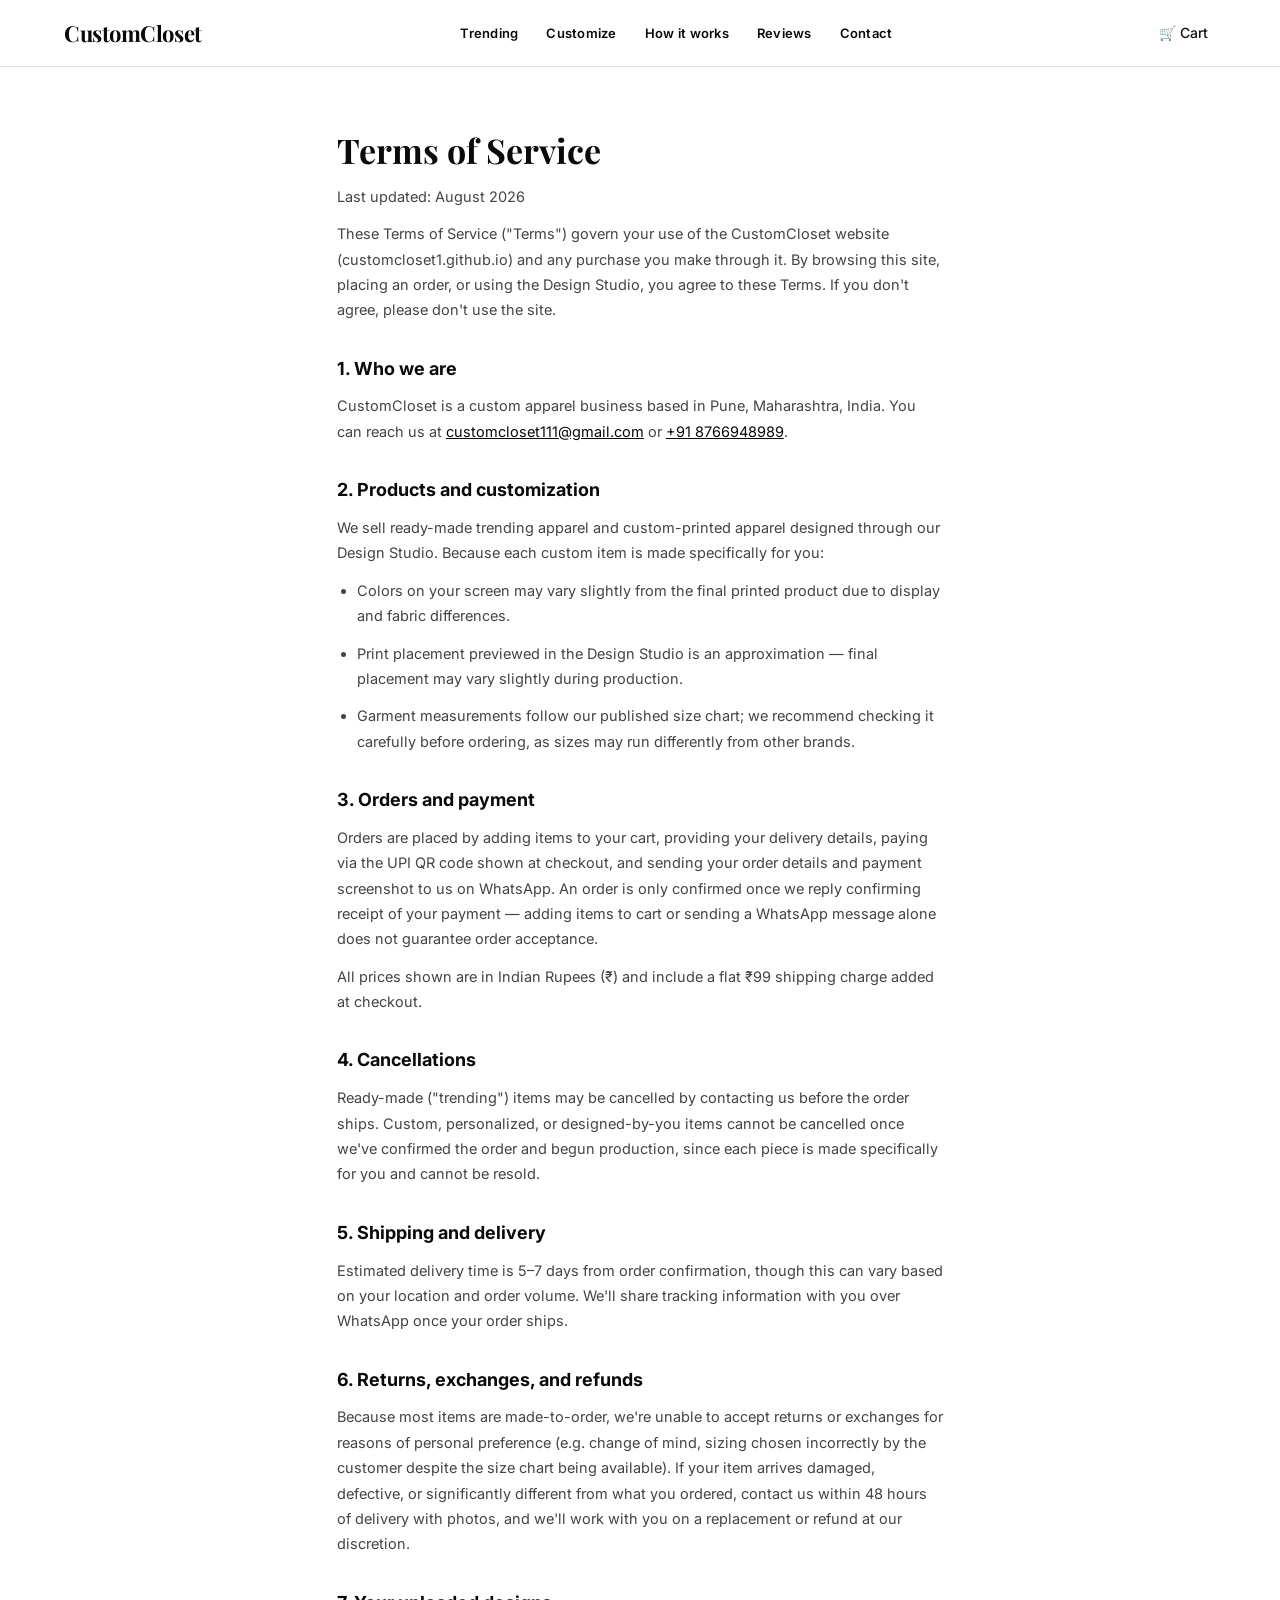
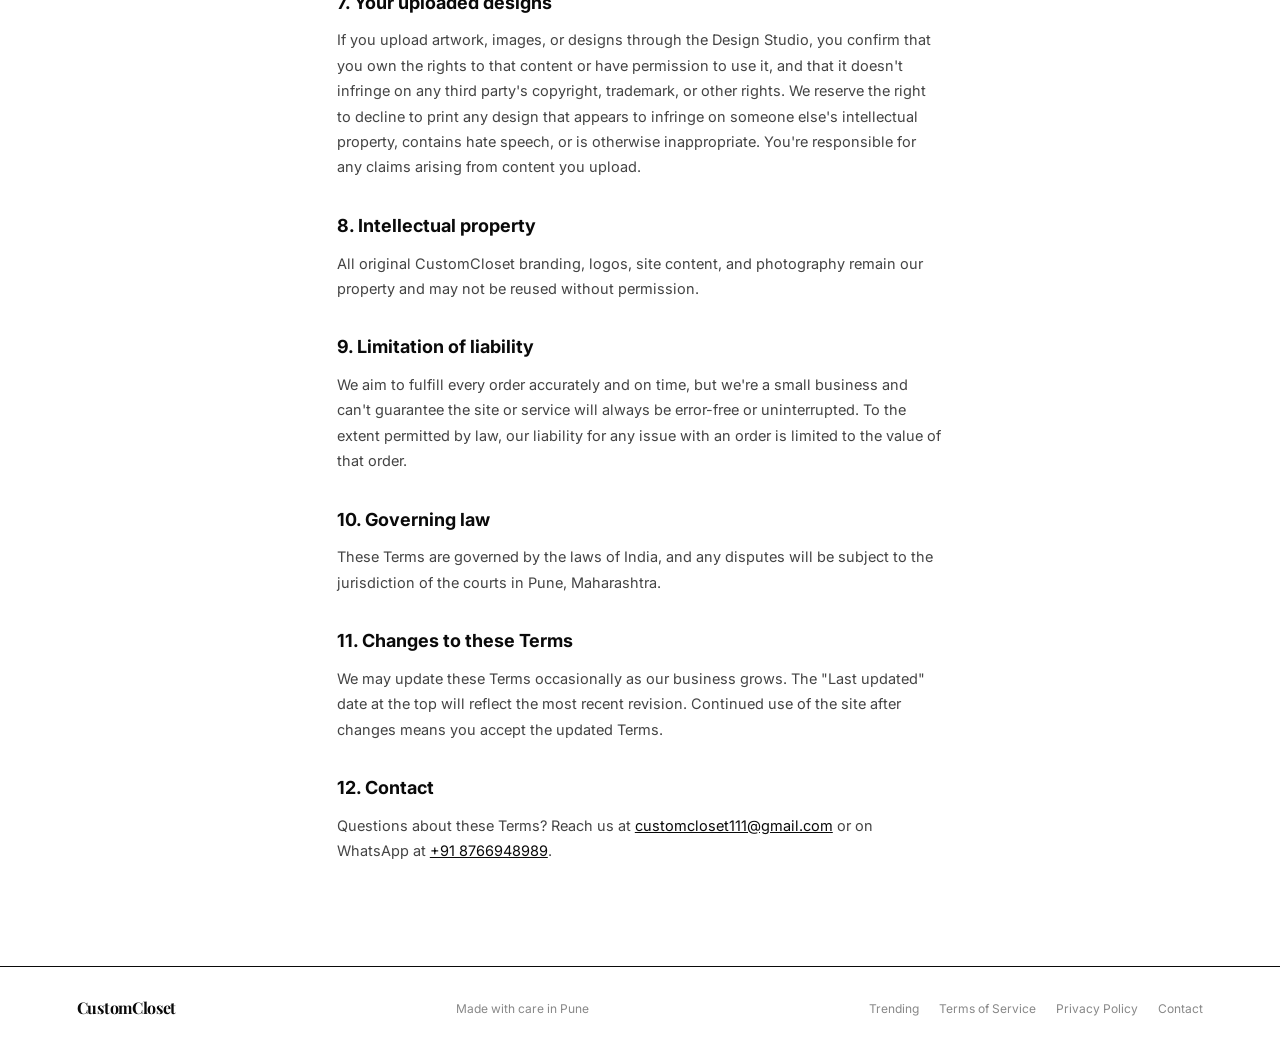
<file: terms.html>
<!DOCTYPE html>
<html lang="en">
<head>
  <meta charset="UTF-8" />
  <meta name="viewport" content="width=device-width, initial-scale=1.0"/>
  <title>Terms of Service — Custom Closet</title>
  <link rel="stylesheet" href="style.css?v=6" />
  <link rel="preconnect" href="https://fonts.googleapis.com">
  <link href="https://fonts.googleapis.com/css2?family=Inter:wght@300;400;500;600&family=Playfair+Display:ital,wght@0,700;1,700&display=swap" rel="stylesheet">
  <style>
    .legal-wrap{max-width:760px;margin:0 auto;padding:56px 6% 90px;}
    .legal-wrap h1{font-family:'Playfair Display',serif;font-size:34px;margin-bottom:6px;}
    .legal-updated{font-size:13px;color:var(--text-muted);margin-bottom:36px;}
    .legal-wrap h2{font-size:18px;margin:32px 0 10px;font-weight:700;}
    .legal-wrap p, .legal-wrap li{font-size:14.5px;line-height:1.75;color:var(--text-sub);margin-bottom:12px;}
    .legal-wrap ul{padding-left:20px;margin-bottom:12px;}
    .legal-wrap a{color:var(--text-main);text-decoration:underline;}
  </style>
</head>
<body>

  <nav class="navbar">
    <a href="index.html" class="logo wordmark-logo"><span class="wordmark-text">CustomCloset</span></a>
    <div class="nav-links">
      <a href="index.html#trending">Trending</a>
      <a href="index.html#customize">Customize</a>
      <a href="index.html#how-it-works">How it works</a>
      <a href="reviews.html">Reviews</a>
      <a href="index.html#contact">Contact</a>
    </div>
    <div style="display:flex;align-items:center;gap:8px;">
      <a href="cart.html" class="cart-icon-btn">🛒 Cart<span class="cart-badge" id="cartBadge">0</span></a>
      <div class="hamburger" onclick="toggleMenu()">&#9776;</div>
    </div>
  </nav>

  <div class="legal-wrap">
    <h1>Terms of Service</h1>
    <p class="legal-updated">Last updated: August 2026</p>

    <p>These Terms of Service ("Terms") govern your use of the CustomCloset website (customcloset1.github.io) and any purchase you make through it. By browsing this site, placing an order, or using the Design Studio, you agree to these Terms. If you don't agree, please don't use the site.</p>

    <h2>1. Who we are</h2>
    <p>CustomCloset is a custom apparel business based in Pune, Maharashtra, India. You can reach us at <a href="mailto:customcloset111@gmail.com">customcloset111@gmail.com</a> or <a href="tel:+918766948989">+91 8766948989</a>.</p>

    <h2>2. Products and customization</h2>
    <p>We sell ready-made trending apparel and custom-printed apparel designed through our Design Studio. Because each custom item is made specifically for you:</p>
    <ul>
      <li>Colors on your screen may vary slightly from the final printed product due to display and fabric differences.</li>
      <li>Print placement previewed in the Design Studio is an approximation — final placement may vary slightly during production.</li>
      <li>Garment measurements follow our published size chart; we recommend checking it carefully before ordering, as sizes may run differently from other brands.</li>
    </ul>

    <h2>3. Orders and payment</h2>
    <p>Orders are placed by adding items to your cart, providing your delivery details, paying via the UPI QR code shown at checkout, and sending your order details and payment screenshot to us on WhatsApp. An order is only confirmed once we reply confirming receipt of your payment — adding items to cart or sending a WhatsApp message alone does not guarantee order acceptance.</p>
    <p>All prices shown are in Indian Rupees (₹) and include a flat ₹99 shipping charge added at checkout.</p>

    <h2>4. Cancellations</h2>
    <p>Ready-made ("trending") items may be cancelled by contacting us before the order ships. Custom, personalized, or designed-by-you items cannot be cancelled once we've confirmed the order and begun production, since each piece is made specifically for you and cannot be resold.</p>

    <h2>5. Shipping and delivery</h2>
    <p>Estimated delivery time is 5–7 days from order confirmation, though this can vary based on your location and order volume. We'll share tracking information with you over WhatsApp once your order ships.</p>

    <h2>6. Returns, exchanges, and refunds</h2>
    <p>Because most items are made-to-order, we're unable to accept returns or exchanges for reasons of personal preference (e.g. change of mind, sizing chosen incorrectly by the customer despite the size chart being available). If your item arrives damaged, defective, or significantly different from what you ordered, contact us within 48 hours of delivery with photos, and we'll work with you on a replacement or refund at our discretion.</p>

    <h2>7. Your uploaded designs</h2>
    <p>If you upload artwork, images, or designs through the Design Studio, you confirm that you own the rights to that content or have permission to use it, and that it doesn't infringe on any third party's copyright, trademark, or other rights. We reserve the right to decline to print any design that appears to infringe on someone else's intellectual property, contains hate speech, or is otherwise inappropriate. You're responsible for any claims arising from content you upload.</p>

    <h2>8. Intellectual property</h2>
    <p>All original CustomCloset branding, logos, site content, and photography remain our property and may not be reused without permission.</p>

    <h2>9. Limitation of liability</h2>
    <p>We aim to fulfill every order accurately and on time, but we're a small business and can't guarantee the site or service will always be error-free or uninterrupted. To the extent permitted by law, our liability for any issue with an order is limited to the value of that order.</p>

    <h2>10. Governing law</h2>
    <p>These Terms are governed by the laws of India, and any disputes will be subject to the jurisdiction of the courts in Pune, Maharashtra.</p>

    <h2>11. Changes to these Terms</h2>
    <p>We may update these Terms occasionally as our business grows. The "Last updated" date at the top will reflect the most recent revision. Continued use of the site after changes means you accept the updated Terms.</p>

    <h2>12. Contact</h2>
    <p>Questions about these Terms? Reach us at <a href="mailto:customcloset111@gmail.com">customcloset111@gmail.com</a> or on WhatsApp at <a href="tel:+918766948989">+91 8766948989</a>.</p>
  </div>

  <footer class="footer">
    <div class="footer-inner">
      <div class="footer-logo"><span class="wordmark-text wordmark-sm">CustomCloset</span></div>
      <p>Made with care in Pune</p>
      <div class="footer-links">
        <a href="index.html#trending">Trending</a>
        <a href="terms.html">Terms of Service</a>
        <a href="privacy.html">Privacy Policy</a>
        <a href="index.html#contact">Contact</a>
      </div>
    </div>
  </footer>

  <script>
    function toggleMenu(){ document.getElementById('mobileMenu')?.classList.toggle('open'); }
    function getCart(){ try{return JSON.parse(localStorage.getItem('cc_cart')||'[]');}catch{return[];} }
    document.addEventListener('DOMContentLoaded', () => {
      const total = getCart().reduce((s,i)=>s+i.qty,0);
      document.querySelectorAll('.cart-badge').forEach(b=>{b.textContent=total;b.classList.toggle('show',total>0);});
    });
  </script>
</body>
</html>
</file>
<file: style.css>
/* ============================================
   CUSTOM CLOSET — Main Stylesheet
   ============================================ */

/* --- Reset & Base --- */
*, *::before, *::after { box-sizing: border-box; margin: 0; padding: 0; }

:root {
  --black: #0a0a0a;
  --white: #ffffff;
  --cream: #f9f9f9;
  --warm-grey: #f2f2f2;
  --border: #e0e0e0;
  --text-main: #0a0a0a;
  --text-sub: #444444;
  --text-muted: #888888;
  --accent: #0a0a0a;
  --accent-light: #f2f2f2;
  --green: #16a34a;
  --radius: 10px;
  --radius-lg: 18px;
  --shadow: 0 4px 24px rgba(0,0,0,0.08);
  --shadow-hover: 0 12px 48px rgba(0,0,0,0.16);
}

html { scroll-behavior: smooth; }

body {
  font-family: 'Inter', sans-serif;
  background: var(--white);
  color: var(--text-main);
  line-height: 1.6;
  overflow-x: hidden;
}

a { text-decoration: none; color: inherit; }

img { max-width: 100%; display: block; }

.btn-primary {
  display: inline-block;
  background: var(--black);
  color: var(--white);
  padding: 13px 28px;
  border-radius: var(--radius);
  font-size: 14px;
  font-weight: 500;
  letter-spacing: 0.02em;
  transition: background 0.2s, transform 0.15s;
  border: none;
  cursor: pointer;
}
.btn-primary:hover { background: #333; transform: translateY(-1px); }

.btn-outline {
  display: inline-block;
  background: transparent;
  color: var(--black);
  padding: 13px 28px;
  border-radius: var(--radius);
  font-size: 14px;
  font-weight: 500;
  border: 1.5px solid #ccc;
  transition: border-color 0.2s, transform 0.15s;
  cursor: pointer;
}
.btn-outline:hover { border-color: var(--black); transform: translateY(-1px); }

.btn-whatsapp {
  display: inline-block;
  background: #25D366;
  color: white;
  padding: 14px 32px;
  border-radius: var(--radius);
  font-size: 15px;
  font-weight: 500;
  transition: background 0.2s, transform 0.15s;
}
.btn-whatsapp:hover { background: #1da851; transform: translateY(-1px); }

.section-header { text-align: center; margin-bottom: 48px; }
.section-eyebrow {
  font-size: 11px;
  letter-spacing: 0.14em;
  text-transform: uppercase;
  color: var(--black);
  font-weight: 700;
  margin-bottom: 10px;
}
.section-header h2 {
  font-family: 'Playfair Display', serif;
  font-size: 36px;
  font-weight: 700;
  color: var(--text-main);
  line-height: 1.2;
}

.navbar {
  display: flex;
  align-items: center;
  justify-content: space-between;
  padding: 18px 5%;
  border-bottom: 1px solid var(--border);
  background: var(--white);
  position: sticky;
  top: 0;
  z-index: 100;
}

.logo {
  display: flex;
  align-items: center;
  text-decoration: none;
}
.logo img {
  height: 38px;
  width: auto;
  display: block;
  object-fit: contain;
}
.logo-text {
  font-size: 17px;
  font-weight: 700;
  letter-spacing: 0.06em;
  color: var(--black);
  display: none;
}

.nav-links { display: flex; gap: 28px; }
.nav-links a {
  font-size: 13px;
  color: var(--black);
  transition: color 0.2s;
  font-weight: 600;
  letter-spacing: 0.02em;
}
.nav-links a:hover { color: var(--black); }

.nav-cta {
  background: var(--black);
  color: var(--white);
  padding: 9px 22px;
  border-radius: 0;
  font-size: 12px;
  font-weight: 700;
  letter-spacing: 0.08em;
  text-transform: uppercase;
  transition: all 0.2s;
  border: 1.5px solid var(--black);
}
.nav-cta:hover { background: var(--white); color: var(--black); }

.hamburger { display: none; font-size: 22px; cursor: pointer; }

.mobile-menu {
  display: none;
  flex-direction: column;
  background: var(--white);
  border-bottom: 1px solid var(--border);
  padding: 16px 5%;
  gap: 14px;
}
.mobile-menu a { font-size: 15px; color: var(--text-sub); }
.mobile-cta {
  background: var(--black);
  color: var(--white) !important;
  padding: 11px 20px;
  border-radius: var(--radius);
  text-align: center;
  font-weight: 500;
}
.mobile-menu.open { display: flex; }

.hero-full {
  position: relative;
  width: 100%;
  display: block;
  border-bottom: 1.5px solid #222;
}

.hero-bg-img {
  display: block;
  width: 100%;
  height: auto;
  object-fit: unset;
  position: static;
  z-index: 0;
}

.hero-overlay {
  position: absolute;
  inset: 0;
  background: linear-gradient(
    to right,
    rgba(0,0,0,0.45) 0%,
    rgba(0,0,0,0.28) 40%,
    rgba(0,0,0,0.08) 70%,
    rgba(0,0,0,0.00) 100%
  );
  z-index: 1;
}

.hero-text-block {
  position: absolute;
  top: 0;
  left: 0;
  bottom: 0;
  z-index: 2;
  display: flex;
  flex-direction: column;
  justify-content: center;
  padding: 80px 5% 80px 6%;
  max-width: 620px;
}

.hero-eyebrow {
  font-size: 11px;
  letter-spacing: 0.16em;
  text-transform: uppercase;
  color: rgba(255,255,255,0.85);
  font-weight: 600;
  margin-bottom: 18px;
  text-shadow: 0 1px 8px rgba(0,0,0,0.6);
}

.hero-title {
  font-family: 'Playfair Display', serif;
  font-size: 62px;
  font-weight: 700;
  line-height: 1.08;
  color: #ffffff;
  margin-bottom: 22px;
  text-shadow: 0 2px 16px rgba(0,0,0,0.55);
}
.hero-title em {
  font-style: italic;
  color: #ffffff;
  text-shadow: 0 2px 16px rgba(0,0,0,0.55);
}

.hero-sub {
  font-size: 17px;
  color: rgba(255,255,255,0.92);
  line-height: 1.7;
  margin-bottom: 36px;
  max-width: 460px;
  text-shadow: 0 1px 8px rgba(0,0,0,0.5);
}

.hero-btns { display: flex; gap: 14px; flex-wrap: wrap; margin-bottom: 28px; }

.hero-full .btn-primary {
  background: #ffffff;
  color: #0a0a0a;
  border: none;
}
.hero-full .btn-primary:hover {
  background: #e5e5e5;
  transform: translateY(-1px);
}

.btn-outline-light {
  display: inline-block;
  background: transparent;
  color: #ffffff;
  padding: 13px 28px;
  border-radius: var(--radius);
  font-size: 14px;
  font-weight: 500;
  border: 1.5px solid rgba(255,255,255,0.55);
  transition: border-color 0.2s, background 0.2s, transform 0.15s;
  cursor: pointer;
  text-decoration: none;
}
.btn-outline-light:hover {
  border-color: #ffffff;
  background: rgba(255,255,255,0.10);
  transform: translateY(-1px);
}

.hero-trust {
  display: flex;
  gap: 20px;
  flex-wrap: wrap;
}
.hero-trust span {
  font-size: 12px;
  color: rgba(255,255,255,0.60);
  font-weight: 500;
}

@media (max-width: 768px) {
  .hero-full { min-height: 78vh; }
  .hero-bg-img { position:absolute; inset:0; width:100%; height:100%; object-fit:cover; }
  .hero-text-block { padding: 40px 6%; max-width: 100%; }
  .hero-title { font-size: 38px; }
  .hero-overlay {
    background: rgba(0,0,0,0.35);
  }
}
@media (max-width: 480px) {
  .hero-full { min-height: 72vh; }
  .hero-title { font-size: 30px; }
  .hero-sub { font-size: 14px; }
  .hero-text-block { padding: 32px 5%; }
}

.hero-visual {
  display: flex;
  align-items: center;
  justify-content: center;
  background: var(--warm-grey);
  padding: 40px;
}

.hero-card {
  background: var(--white);
  border-radius: var(--radius-lg);
  border: 1px solid var(--border);
  padding: 32px 28px 20px;
  text-align: center;
  box-shadow: var(--shadow);
  max-width: 260px;
  width: 100%;
}

.garment-preview { position: relative; height: 200px; display: flex; align-items: center; justify-content: center; }
.tee-svg { width: 140px; height: 155px; }
.preview-design {
  position: absolute;
  top: 60px;
  left: 50%;
  transform: translateX(-50%);
  font-family: 'Playfair Display', serif;
  font-size: 32px;
  color: var(--accent);
  font-weight: 700;
  letter-spacing: 0.1em;
}
.card-label {
  font-size: 11px;
  color: var(--text-muted);
  margin-top: 12px;
  letter-spacing: 0.03em;
}

.products {
  padding: 90px 6%;
  background: var(--white);
}

.products-grid {
  display: grid;
  grid-template-columns: repeat(3, 1fr);
  gap: 20px;
  max-width: 1100px;
  margin: 0 auto;
}

.product-card {
  border: 1px solid var(--border);
  border-radius: var(--radius-lg);
  padding: 28px 24px;
  cursor: pointer;
  transition: box-shadow 0.2s, transform 0.2s, border-color 0.2s;
  background: var(--white);
}
.product-card:hover {
  box-shadow: var(--shadow-hover);
  transform: translateY(-3px);
  border-color: #ccc;
}

.product-icon {
  width: 64px;
  height: 64px;
  background: var(--warm-grey);
  border-radius: 12px;
  display: flex;
  align-items: center;
  justify-content: center;
  margin-bottom: 16px;
  padding: 10px;
}
.product-icon svg { width: 100%; height: 100%; }

.product-card h3 {
  font-size: 17px;
  font-weight: 600;
  margin-bottom: 6px;
}
.product-card p {
  font-size: 13px;
  color: var(--text-sub);
  line-height: 1.5;
  margin-bottom: 14px;
}
.from-price {
  font-size: 13px;
  font-weight: 600;
  color: var(--accent);
  background: var(--accent-light);
  padding: 4px 10px;
  border-radius: 20px;
}

.cta-card {
  background: var(--black);
  border-color: var(--black);
}
.cta-card h3, .cta-card p { color: var(--white); }
.cta-card p { color: rgba(255,255,255,0.6); }
.cta-icon {
  background: rgba(255,255,255,0.1) !important;
  color: var(--white);
  font-size: 26px;
  display: flex;
  align-items: center;
  justify-content: center;
}
.start-btn {
  font-size: 13px;
  font-weight: 600;
  color: var(--accent-light);
}

.how-it-works {
  padding: 90px 6%;
  background: var(--cream);
}

.steps-grid {
  display: flex;
  align-items: flex-start;
  justify-content: center;
  gap: 0;
  max-width: 1100px;
  margin: 0 auto 48px;
  flex-wrap: wrap;
}

.step {
  flex: 1;
  min-width: 180px;
  padding: 28px 20px;
  text-align: center;
}
.step-num {
  font-family: 'Playfair Display', serif;
  font-size: 36px;
  font-weight: 700;
  color: var(--accent);
  opacity: 1;
  margin-bottom: 14px;
}
.step h3 { font-size: 15px; font-weight: 700; margin-bottom: 8px; }
.step p { font-size: 13px; color: var(--text-sub); line-height: 1.6; }

.step-arrow {
  font-size: 22px;
  color: var(--text-muted);
  padding-top: 40px;
  flex-shrink: 0;
}

.steps-cta { text-align: center; }

.why-us {
  padding: 90px 6%;
  background: var(--white);
}

.why-grid {
  display: grid;
  grid-template-columns: repeat(4, 1fr);
  gap: 24px;
  max-width: 1100px;
  margin: 0 auto;
}

.why-card {
  padding: 28px 22px;
  border: 1px solid var(--border);
  border-radius: var(--radius-lg);
  transition: box-shadow 0.2s;
}
.why-card:hover { box-shadow: var(--shadow); }
.why-icon { font-size: 28px; margin-bottom: 14px; }
.why-card h3 { font-size: 15px; font-weight: 600; margin-bottom: 8px; }
.why-card p { font-size: 13px; color: var(--text-sub); line-height: 1.6; }

.contact {
  padding: 90px 6%;
  background: var(--black);
  text-align: center;
}
.contact-inner { max-width: 520px; margin: 0 auto; }
.contact h2 {
  font-family: 'Playfair Display', serif;
  font-size: 36px;
  color: var(--white);
  margin-bottom: 14px;
}
.contact p {
  font-size: 15px;
  color: rgba(255,255,255,0.6);
  margin-bottom: 28px;
}
.contact-email {
  margin-top: 18px !important;
  font-size: 13px !important;
}
.contact-email a { color: rgba(255,255,255,0.5); text-decoration: underline; }

.footer {
  padding: 32px 6%;
  border-top: 1px solid var(--border);
  background: var(--white);
}
.footer-inner {
  display: flex;
  align-items: center;
  justify-content: space-between;
  flex-wrap: wrap;
  gap: 14px;
}
.footer-logo img { height:30px; width:auto; object-fit:contain; }
.footer-logo { display:flex; align-items:center; }
.footer p { font-size: 12px; color: var(--text-muted); }
.footer-links { display: flex; gap: 20px; }
.footer-links a { font-size: 12px; color: var(--text-muted); }
.footer-links a:hover { color: var(--black); }

@media (max-width: 900px) {
  .hero { grid-template-columns: 1fr; min-height: auto; }
  .hero-visual { padding: 40px; min-height: 300px; }
  .hero-title { font-size: 38px; }
  .products-grid { grid-template-columns: repeat(2, 1fr); }
  .why-grid { grid-template-columns: repeat(2, 1fr); }
  .steps-grid { flex-direction: column; align-items: center; }
  .step-arrow { display: none; }
  .nav-links { display: none; }
  .hamburger { display: block; }
}

@media (max-width: 560px) {
  .hero-content { padding: 40px 5%; }
  .hero-title { font-size: 30px; }
  .products-grid { grid-template-columns: 1fr; }
  .why-grid { grid-template-columns: 1fr; }
  .footer-inner { flex-direction: column; text-align: center; }
  .section-header h2 { font-size: 28px; }
}

.trending {
  padding: 90px 6%;
  background: var(--white);
}

.section-sub {
  font-size: 15px;
  color: var(--text-sub);
  margin-top: 8px;
}

.filter-tabs {
  display: flex;
  gap: 8px;
  justify-content: center;
  flex-wrap: wrap;
  margin-bottom: 40px;
}
.tab {
  padding: 8px 20px;
  border: 1.5px solid var(--border);
  border-radius: 30px;
  background: var(--white);
  font-size: 13px;
  font-weight: 500;
  color: var(--text-sub);
  cursor: pointer;
  transition: all 0.2s;
  font-family: 'Inter', sans-serif;
}
.tab:hover { border-color: var(--black); color: var(--black); }
.tab.active { background: var(--black); color: var(--white); border-color: var(--black); }

.trending-grid {
  display: grid;
  grid-template-columns: repeat(3, 1fr);
  gap: 24px;
  max-width: 1100px;
  margin: 0 auto;
}

.trend-card {
  border: 1px solid var(--border);
  border-radius: var(--radius-lg);
  overflow: hidden;
  background: var(--white);
  transition: box-shadow 0.2s, transform 0.2s;
}
.trend-card:hover {
  box-shadow: var(--shadow-hover);
  transform: translateY(-4px);
}
.trend-card.hidden { display: none; }

.showcase-section {
  padding: 90px 6%;
  background: var(--bg-light, #f7f5f1);
}
.showcase-grid {
  display: grid;
  grid-template-columns: repeat(3, 1fr);
  gap: 24px;
  max-width: 1100px;
  margin: 0 auto;
}
.showcase-card {
  border: 1px solid var(--border);
  border-radius: var(--radius-lg);
  overflow: hidden;
  background: var(--white);
  transition: box-shadow 0.2s, transform 0.2s;
}
.showcase-card:hover {
  box-shadow: var(--shadow-hover);
  transform: translateY(-4px);
}
.showcase-card img {
  width: 100%;
  aspect-ratio: 1;
  object-fit: cover;
  display: block;
}
.showcase-card-body { padding: 18px 20px 22px; }
.showcase-stars { color: #fbbf24; font-size: 14px; margin-bottom: 8px; }
.showcase-text {
  font-size: 14px;
  color: var(--text-main, #222);
  line-height: 1.6;
  margin-bottom: 10px;
  font-style: italic;
}
.showcase-name { font-size: 13px; font-weight: 600; color: var(--text-sub); }
.showcase-empty {
  grid-column: 1 / -1;
  text-align: center;
  padding: 40px 20px;
  color: var(--text-muted);
  font-size: 14px;
  background: var(--white);
  border-radius: var(--radius-lg);
  border: 1px dashed var(--border);
}

@media (max-width: 900px) {
  .showcase-grid { grid-template-columns: repeat(2, 1fr); }
}
@media (max-width: 600px) {
  .showcase-grid { grid-template-columns: 1fr; }
  .showcase-section { padding: 56px 6%; }
}

.trend-img-wrap { position: relative; }
.trend-img {
  width: 100%;
  aspect-ratio: 1 / 1;
  background: var(--warm-grey);
  display: flex;
  flex-direction: column;
  align-items: center;
  justify-content: center;
  gap: 10px;
}
.placeholder-img svg { width: 90px; height: 100px; opacity: 0.7; }
.img-hint {
  font-size: 11px;
  color: var(--text-muted);
  letter-spacing: 0.05em;
  font-style: italic;
}
.trend-badge {
  position: absolute;
  top: 12px;
  left: 12px;
  background: var(--accent);
  color: var(--white);
  font-size: 10px;
  font-weight: 600;
  padding: 4px 10px;
  border-radius: 20px;
  letter-spacing: 0.04em;
  text-transform: uppercase;
}
.trend-badge.new { background: var(--green); }
.trend-wishlist {
  position: absolute;
  top: 12px;
  right: 12px;
  width: 32px;
  height: 32px;
  background: var(--white);
  border-radius: 50%;
  display: flex;
  align-items: center;
  justify-content: center;
  font-size: 16px;
  cursor: pointer;
  box-shadow: 0 2px 8px rgba(0,0,0,0.08);
  transition: transform 0.15s;
}
.trend-wishlist:hover { transform: scale(1.1); color: red; }

.tslider {
  position: relative;
  width: 100%;
  aspect-ratio: 1 / 1;
  overflow: hidden;
  background: var(--warm-grey);
}
.tslider-track { width: 100%; height: 100%; position: relative; }
.tslide {
  position: absolute;
  inset: 0;
  opacity: 0;
  transition: opacity 0.35s ease;
  display: flex;
  align-items: center;
  justify-content: center;
}
.tslide.active { opacity: 1; }

.tslider-prev, .tslider-next {
  position: absolute;
  top: 50%;
  transform: translateY(-50%);
  background: rgba(255,255,255,0.9);
  border: none;
  width: 28px;
  height: 28px;
  border-radius: 50%;
  font-size: 18px;
  line-height: 1;
  cursor: pointer;
  z-index: 6;
  box-shadow: 0 2px 8px rgba(0,0,0,0.14);
  display: flex;
  align-items: center;
  justify-content: center;
  opacity: 0;
  transition: opacity 0.2s;
  color: var(--black);
}
.trend-img-wrap:hover .tslider-prev,
.trend-img-wrap:hover .tslider-next { opacity: 1; }
.tslider-prev { left: 8px; }
.tslider-next { right: 8px; }

.tslide-labels {
  position: absolute;
  top: 10px;
  left: 10px;
  display: flex;
  gap: 4px;
  z-index: 5;
}
.tslide-label {
  background: rgba(255,255,255,0.82);
  border: 1px solid rgba(0,0,0,0.1);
  color: var(--black);
  font-size: 10px;
  font-weight: 600;
  padding: 3px 8px;
  border-radius: 20px;
  cursor: pointer;
  font-family: 'Inter', sans-serif;
  letter-spacing: 0.04em;
  transition: background 0.18s, color 0.18s;
  backdrop-filter: blur(4px);
}
.tslide-label.active {
  background: var(--black);
  color: var(--white);
  border-color: var(--black);
}

.tslide-dots {
  position: absolute;
  bottom: 8px;
  left: 50%;
  transform: translateX(-50%);
  display: flex;
  gap: 5px;
  z-index: 5;
}
.tslide-dot {
  width: 6px;
  height: 6px;
  border-radius: 50%;
  border: none;
  background: rgba(255,255,255,0.5);
  cursor: pointer;
  padding: 0;
  transition: background 0.2s, transform 0.2s;
}
.tslide-dot.active {
  background: var(--white);
  transform: scale(1.3);
}

.tslide .trend-img {
  position: absolute;
  inset: 0;
  width: 100%;
  height: 100%;
  aspect-ratio: unset;
}

.trend-info { padding: 18px 16px 20px; }
.trend-category {
  font-size: 10px;
  letter-spacing: 0.1em;
  text-transform: uppercase;
  color: var(--text-muted);
  margin-bottom: 5px;
  font-weight: 500;
}
.trend-name {
  font-size: 15px;
  font-weight: 600;
  margin-bottom: 5px;
  color: var(--text-main);
}
.trend-desc {
  font-size: 12px;
  color: var(--text-muted);
  margin-bottom: 12px;
  line-height: 1.5;
}

.trend-colors { display: flex; gap: 6px; margin-bottom: 12px; }
.color-dot {
  width: 18px;
  height: 18px;
  border-radius: 50%;
  cursor: pointer;
  transition: transform 0.15s;
  box-shadow: 0 1px 3px rgba(0,0,0,0.15);
}
.color-dot:hover { transform: scale(1.2); }

.trend-price-row {
  display: flex;
  align-items: center;
  gap: 8px;
  margin-bottom: 14px;
}
.trend-price {
  font-size: 18px;
  font-weight: 600;
  color: var(--text-main);
}
.trend-original {
  font-size: 13px;
  color: var(--text-muted);
  text-decoration: line-through;
}
.trend-discount {
  font-size: 11px;
  font-weight: 600;
  color: #16a34a;
  background: #dcfce7;
  padding: 2px 8px;
  border-radius: 20px;
}

.trend-actions { display: flex; gap: 8px; }
.btn-buy {
  flex: 1;
  background: var(--black);
  color: var(--white);
  padding: 10px 0;
  border-radius: var(--radius);
  font-size: 13px;
  font-weight: 500;
  text-align: center;
  transition: background 0.2s;
}
.btn-buy:hover { background: #333; }
.btn-customise {
  flex: 1;
  background: transparent;
  color: var(--black);
  padding: 10px 0;
  border-radius: var(--radius);
  font-size: 13px;
  font-weight: 500;
  text-align: center;
  border: 1.5px solid var(--border);
  transition: border-color 0.2s;
}
.btn-customise:hover { border-color: var(--black); }

.customize-section {
  padding: 90px 6%;
  background: var(--cream);
}
.customize-inner {
  display: grid;
  grid-template-columns: 1fr 1fr;
  gap: 60px;
  align-items: center;
  max-width: 1100px;
  margin: 0 auto;
}
.customize-text h2 {
  font-family: 'Playfair Display', serif;
  font-size: 36px;
  font-weight: 700;
  line-height: 1.25;
  margin: 12px 0 16px;
  color: var(--text-main);
}
.customize-text p {
  font-size: 15px;
  color: var(--text-sub);
  line-height: 1.7;
  margin-bottom: 20px;
}
.customize-perks {
  list-style: none;
  display: flex;
  flex-direction: column;
  gap: 8px;
}
.customize-perks li {
  font-size: 14px;
  color: var(--text-sub);
  font-weight: 500;
}

.studio-preview {
  background: var(--white);
  border-radius: var(--radius-lg);
  border: 1px solid var(--border);
  overflow: hidden;
  box-shadow: var(--shadow);
}
.studio-label {
  padding: 12px 16px;
  border-bottom: 1px solid var(--border);
  font-size: 11px;
  font-weight: 500;
  letter-spacing: 0.08em;
  text-transform: uppercase;
  color: var(--text-muted);
  background: var(--warm-grey);
}
.studio-canvas {
  background: #f5f2ee;
  min-height: 260px;
  display: flex;
  align-items: center;
  justify-content: center;
  position: relative;
}
.studio-tee { width: 140px; height: 160px; }
.studio-design-text {
  position: absolute;
  top: 68px;
  left: 50%;
  transform: translateX(-50%);
  font-size: 14px;
  font-weight: 700;
  color: var(--accent);
  letter-spacing: 0.12em;
  text-align: center;
  line-height: 1.3;
  white-space: nowrap;
}
.studio-design-text span { font-size: 10px; letter-spacing: 0.2em; color: #aaa; }
.studio-controls {
  display: flex;
  gap: 0;
  border-top: 1px solid var(--border);
}
.studio-controls span {
  flex: 1;
  text-align: center;
  padding: 10px;
  font-size: 12px;
  color: var(--text-muted);
  border-right: 1px solid var(--border);
  cursor: pointer;
}
.studio-controls span:last-child { border-right: none; }
.studio-controls span:hover { background: var(--warm-grey); color: var(--black); }

@media (max-width: 900px) {
  .trending-grid { grid-template-columns: repeat(2, 1fr); }
  .customize-inner { grid-template-columns: 1fr; gap: 32px; }
  .customize-text h2 { font-size: 28px; }
}
@media (max-width: 560px) {
  .trending-grid { grid-template-columns: 1fr; }
  .filter-tabs { gap: 6px; }
  .tab { padding: 7px 14px; font-size: 12px; }
}

.ticker-wrap {
  background: var(--black);
  overflow: hidden;
  padding: 8px 0;
  white-space: normal;
  text-align: center;
}
.ticker {
  display: inline-block;
  animation: none;
}
.ticker span {
  font-size: 12px;
  font-weight: 500;
  color: rgba(255,255,255,0.85);
  letter-spacing: 0.04em;
  padding: 0 18px;
}
@keyframes ticker-scroll {
  0%   { transform: translateX(0); }
  100% { transform: translateX(-50%); }
}

.hero-mockup-stack {
  position: relative;
  width: 100%;
  height: 100%;
  min-height: 500px;
  display: flex;
  align-items: center;
  justify-content: center;
}

.hero-photo-card {
  border-radius: 20px;
  overflow: hidden;
  box-shadow: 0 16px 60px rgba(0,0,0,0.18);
  position: relative;
  background: #fff;
}
.main-card {
  width: 280px;
  z-index: 3;
}
.hero-garment-photo {
  width: 100%;
  display: block;
  border-radius: 20px;
}
.hero-photo-badge {
  position: absolute;
  bottom: 14px;
  left: 50%;
  transform: translateX(-50%);
  background: rgba(0,0,0,0.75);
  color: #fff;
  font-size: 11px;
  font-weight: 500;
  padding: 5px 14px;
  border-radius: 20px;
  white-space: nowrap;
  letter-spacing: 0.04em;
  backdrop-filter: blur(4px);
}

.hero-float-card {
  position: absolute;
  border-radius: 14px;
  overflow: hidden;
  box-shadow: 0 8px 32px rgba(0,0,0,0.14);
  background: #fff;
  z-index: 2;
}
.hero-float-img {
  width: 100%;
  display: block;
}
.card-1 {
  width: 130px;
  bottom: 40px;
  left: -10px;
  transform: rotate(-4deg);
  z-index: 4;
}
.card-2 {
  width: 110px;
  top: 30px;
  right: -10px;
  transform: rotate(3deg);
}

.hero-live-pill {
  position: absolute;
  top: 20px;
  left: 20px;
  background: #fff;
  border-radius: 20px;
  padding: 6px 14px;
  font-size: 12px;
  font-weight: 600;
  color: var(--black);
  box-shadow: 0 4px 16px rgba(0,0,0,0.12);
  display: flex;
  align-items: center;
  gap: 7px;
  z-index: 5;
}
.live-dot {
  width: 8px; height: 8px;
  border-radius: 50%;
  background: #16a34a;
  animation: pulse-dot 1.5s ease-in-out infinite;
}
@keyframes pulse-dot {
  0%, 100% { opacity: 1; transform: scale(1); }
  50% { opacity: 0.5; transform: scale(0.7); }
}

.contact-details {
  display: flex;
  gap: 24px;
  justify-content: center;
  flex-wrap: wrap;
  margin-top: 16px;
}
.contact-link {
  font-size: 14px;
  color: rgba(255,255,255,0.7);
  text-decoration: none;
  transition: color 0.2s;
}
.contact-link:hover { color: #fff; }

.hero-visual { background: var(--warm-grey); }

.pagination {
  display: flex;
  align-items: center;
  justify-content: center;
  gap: 12px;
  padding: 32px 0 8px;
  margin-top: 8px;
}
.page-btn {
  padding: 10px 22px;
  border: 1.5px solid var(--black);
  border-radius: 0;
  background: var(--white);
  font-size: 13px;
  font-weight: 600;
  letter-spacing: 0.04em;
  font-family: 'Inter', sans-serif;
  cursor: pointer;
  color: var(--black);
  transition: all 0.2s;
}
.page-btn:hover:not(:disabled) { background: var(--black); color: var(--white); }
.page-btn:disabled { opacity: 0.3; cursor: not-allowed; }
.page-numbers { display: flex; gap: 6px; }
.page-num-btn {
  width: 38px; height: 38px;
  border: 1.5px solid var(--border);
  border-radius: 0;
  background: var(--white);
  font-size: 13px; font-weight: 600;
  font-family: 'Inter', sans-serif;
  cursor: pointer; color: var(--text-sub);
  transition: all 0.2s;
}
.page-num-btn:hover { border-color: var(--black); color: var(--black); }
.page-num-btn.active { background: var(--black); color: var(--white); border-color: var(--black); }

.hero-bg-shapes {
  position: absolute;
  top: 0; left: 0; right: 0; bottom: 0;
  overflow: hidden;
  pointer-events: none;
  z-index: 0;
}
.hero-shape {
  position: absolute;
  border-radius: 50%;
  opacity: 0.04;
  background: var(--black);
  animation: float-shape 8s ease-in-out infinite;
}
.hero-shape-1 { width: 300px; height: 300px; top: -80px; right: 10%; animation-delay: 0s; }
.hero-shape-2 { width: 180px; height: 180px; bottom: 20%; right: 5%; animation-delay: 2s; animation-duration: 10s; }
.hero-shape-3 { width: 100px; height: 100px; top: 40%; left: 2%; animation-delay: 4s; animation-duration: 7s; }
@keyframes float-shape {
  0%, 100% { transform: translateY(0) rotate(0deg); }
  50% { transform: translateY(-20px) rotate(8deg); }
}

.hero-content { position: relative; z-index: 2; }
.hero-visual  { position: relative; z-index: 2; }

.hero-title em {
  position: relative;
  font-style: italic;
  color: #ffffff;
}
.hero-title em::after {
  content: '';
  position: absolute;
  bottom: 2px; left: 0; right: 0;
  height: 3px;
  background: rgba(255,255,255,0.75);
  transform: scaleX(0);
  transform-origin: left;
  animation: underline-grow 1s ease 0.6s forwards;
}
@keyframes underline-grow {
  to { transform: scaleX(1); }
}

.trend-card {
  opacity: 0;
  transform: translateY(20px);
  transition: opacity 0.5s ease, transform 0.5s ease, box-shadow 0.2s, border-color 0.2s;
}
.trend-card.visible {
  opacity: 1;
  transform: translateY(0);
}

.btn-primary {
  position: relative;
  overflow: hidden;
}
.btn-primary::after {
  content: '';
  position: absolute;
  top: 50%; left: 50%;
  width: 0; height: 0;
  background: rgba(255,255,255,0.15);
  border-radius: 50%;
  transform: translate(-50%, -50%);
  transition: width 0.4s ease, height 0.4s ease;
}
.btn-primary:hover::after { width: 300px; height: 300px; }

.ticker-wrap {
  background: var(--black);
  overflow: hidden;
  padding: 9px 0;
  white-space: normal;
  text-align: center;
  border-bottom: 1px solid #222;
}
.ticker {
  display: inline-block;
  animation: none;
}
.ticker span {
  font-size: 11px;
  font-weight: 600;
  color: rgba(255,255,255,0.9);
  letter-spacing: 0.1em;
  text-transform: uppercase;
  padding: 0 20px;
}
@keyframes ticker-scroll {
  0%   { transform: translateX(0); }
  100% { transform: translateX(-50%); }
}

.garment-pick-card::before {
  content: '';
  position: absolute;
  inset: 0;
  border-radius: 16px;
  background: var(--black);
  opacity: 0;
  transition: opacity 0.2s;
  z-index: 0;
  pointer-events: none;
}
.garment-pick-card { position: relative; overflow: hidden; }
.garment-pick-card > * { position: relative; z-index: 1; }

.why-card {
  transition: transform 0.2s ease, box-shadow 0.2s ease, border-color 0.2s;
}
.why-card:hover {
  transform: translateY(-4px);
  box-shadow: 0 12px 40px rgba(0,0,0,0.12);
  border-color: var(--black);
}

.trend-badge {
  background: var(--black) !important;
  color: var(--white) !important;
}
.trend-badge.new { background: #16a34a !important; }

.logo img {
  height: 40px;
  width: auto;
  display: block;
  object-fit: contain;
}
.footer-logo img { height: 32px; width: auto; }

.section-eyebrow {
  display: inline-block;
  animation: slide-in-left 0.5s ease both;
}
@keyframes slide-in-left {
  from { opacity: 0; transform: translateX(-12px); }
  to   { opacity: 1; transform: translateX(0); }
}

.btn-buy {
  background: var(--black) !important;
  color: var(--white) !important;
  border-radius: 0 !important;
  font-weight: 600 !important;
  letter-spacing: 0.03em;
  transition: all 0.2s !important;
}
.btn-buy:hover { background: #333 !important; }
.btn-customise {
  border-radius: 0 !important;
  border: 1.5px solid var(--black) !important;
  font-weight: 600 !important;
  transition: all 0.2s !important;
}
.btn-customise:hover { background: var(--black) !important; color: var(--white) !important; }

.trend-placeholder-icon { font-size: 48px; opacity: 0.2; margin-bottom: 4px; }

.hero-card {
  border: 2px solid var(--black) !important;
  box-shadow: 6px 6px 0 var(--black) !important;
}

.sstep-num {
  border-color: var(--black) !important;
  font-weight: 700 !important;
}
.sstep.active .sstep-num { background: var(--black) !important; }

.stats-strip {
  display: flex;
  align-items: center;
  justify-content: center;
  gap: 0;
  background: var(--black);
  padding: 28px 5%;
  border-bottom: 1.5px solid #222;
}
.stat-item {
  flex: 1;
  text-align: center;
  color: var(--white);
  max-width: 200px;
}
.stat-num {
  font-size: 36px;
  font-weight: 800;
  color: var(--white);
  font-family: 'Playfair Display', serif;
  line-height: 1;
}
.stat-plus {
  font-size: 22px;
  font-weight: 700;
  color: var(--white);
}
.stat-label {
  font-size: 11px;
  color: rgba(255,255,255,0.5);
  letter-spacing: 0.1em;
  text-transform: uppercase;
  margin-top: 4px;
  font-weight: 500;
}
.stat-divider {
  width: 1px;
  height: 50px;
  background: rgba(255,255,255,0.15);
  flex-shrink: 0;
  margin: 0 20px;
}
@media(max-width:600px) {
  .stats-strip { flex-wrap: wrap; gap: 20px; padding: 24px 5%; }
  .stat-divider { display: none; }
  .stat-item { min-width: 40%; }
}

.placeholder-img {
  display: flex;
  flex-direction: column;
  align-items: center;
  justify-content: center;
  gap: 6px;
  background: var(--warm-grey);
}

.studio-nav-title {
  font-size: 12px;
  font-weight: 700;
  letter-spacing: 0.1em;
  text-transform: uppercase;
  color: var(--text-muted);
}

.section-header h2 {
  font-family: 'Playfair Display', serif;
  font-size: 36px;
  font-weight: 700;
  color: var(--black);
}
.section-sub {
  font-size: 14px;
  color: var(--text-muted);
  margin-top: 6px;
}

.tab {
  border-radius: 0 !important;
  border: 1.5px solid var(--border) !important;
  font-weight: 600 !important;
  letter-spacing: 0.04em;
  font-size: 12px !important;
  text-transform: uppercase;
}
.tab.active {
  background: var(--black) !important;
  color: var(--white) !important;
  border-color: var(--black) !important;
}

.step-num {
  font-family: 'Playfair Display', serif;
  font-size: 48px;
  font-weight: 700;
  color: var(--black);
  opacity: 0.12;
  margin-bottom: 14px;
  line-height: 1;
}
.step h3 { font-size: 15px; font-weight: 700; margin-bottom: 8px; }

.why-card {
  border: 1.5px solid var(--border) !important;
  border-radius: 0 !important;
}
.why-icon { font-size: 28px; margin-bottom: 14px; }

.contact { background: var(--black) !important; }
.contact h2 {
  font-family: 'Playfair Display', serif;
  color: var(--white);
  font-size: 38px;
}
.contact-details { margin-top: 14px; display: flex; gap: 24px; justify-content: center; flex-wrap: wrap; }
.contact-link { font-size: 14px; color: rgba(255,255,255,0.65); text-decoration: none; transition: color 0.2s; }
.contact-link:hover { color: #fff; }

.footer { border-top: 1.5px solid var(--black) !important; }
.footer-links a:hover { color: var(--black); font-weight: 600; }

.trend-card {
  border-radius: 0 !important;
  border: 1.5px solid var(--border) !important;
}
.trend-card:hover {
  border-color: var(--black) !important;
  box-shadow: 4px 4px 0 var(--black) !important;
  transform: translate(-2px, -2px) !important;
}
.gpc-price {
  background: var(--black) !important;
  color: var(--white) !important;
  border-radius: 0 !important;
}

.wordmark-logo {
  text-decoration: none;
  display: flex;
  align-items: center;
}
.wordmark-text {
  font-family: 'Playfair Display', serif;
  font-size: 22px;
  font-weight: 700;
  color: var(--black);
  letter-spacing: -0.02em;
  line-height: 1;
  white-space: nowrap;
}
.wordmark-sm {
  font-size: 16px;
}

.studio-preview-img-wrap {
  border-radius: 12px;
  overflow: hidden;
  box-shadow: 0 4px 24px rgba(0,0,0,0.12);
  border: 1.5px solid var(--border);
  max-width: 460px;
  width: 100%;
}
.studio-preview-img {
  width: 100%;
  display: block;
  border-radius: 12px;
}
.customize-visual {
  display: flex;
  align-items: center;
  justify-content: center;
}

.hero-visual {
  background: #f0f0f0 !important;
  display: flex;
  align-items: center;
  justify-content: center;
  overflow: hidden;
  position: relative;
}
.hero-right-content {
  width: 100%;
  height: 100%;
  display: flex;
  align-items: center;
  justify-content: center;
  padding: 40px 30px;
}
.hero-garment-showcase {
  position: relative;
  width: 320px;
  height: 420px;
}

.hero-main-card {
  position: absolute;
  top: 20px;
  left: 50%;
  transform: translateX(-50%);
  width: 220px;
  background: #fff;
  border-radius: 16px;
  border: 1.5px solid #e0e0e0;
  box-shadow: 6px 6px 0 #0a0a0a;
  overflow: hidden;
  z-index: 3;
  animation: card-float 4s ease-in-out infinite;
}
.hero-main-img {
  width: 100%;
  display: block;
}
.hero-card-fallback {
  display: none;
  flex-direction: column;
  align-items: center;
  justify-content: center;
  padding: 48px 20px;
  background: #f9f9f9;
  text-align: center;
}
.fallback-tee { font-size: 64px; }
.hero-card-fallback p { font-size: 12px; color: #999; margin-top: 8px; }
.hero-card-tag {
  background: #0a0a0a;
  color: #fff;
  font-size: 10px;
  font-weight: 700;
  letter-spacing: 0.08em;
  text-transform: uppercase;
  text-align: center;
  padding: 7px 12px;
}
@keyframes card-float {
  0%, 100% { transform: translateX(-50%) translateY(0); }
  50%       { transform: translateX(-50%) translateY(-10px); }
}

.hero-mini-card {
  position: absolute;
  width: 90px;
  background: #fff;
  border-radius: 12px;
  border: 1.5px solid #e0e0e0;
  box-shadow: 3px 3px 0 #0a0a0a;
  overflow: hidden;
  z-index: 4;
}
.hero-mini-card img { width: 100%; display: block; }
.hero-mini-1 {
  top: 10px;
  right: 0;
  animation: card-float 5s ease-in-out infinite;
  animation-delay: 1s;
}
.hero-mini-2 {
  bottom: 40px;
  left: 0;
  animation: card-float 4.5s ease-in-out infinite;
  animation-delay: 2s;
}

.hero-live-pill {
  position: absolute;
  top: 0;
  left: 0;
  background: #fff;
  border-radius: 30px;
  padding: 7px 14px;
  font-size: 12px;
  font-weight: 700;
  color: #0a0a0a;
  box-shadow: 0 4px 16px rgba(0,0,0,0.12);
  display: flex;
  align-items: center;
  gap: 7px;
  z-index: 5;
  border: 1.5px solid #e0e0e0;
}
.live-dot {
  width: 8px; height: 8px;
  border-radius: 50%;
  background: #16a34a;
  animation: pulse-dot 1.5s ease-in-out infinite;
}
@keyframes pulse-dot {
  0%, 100% { opacity: 1; transform: scale(1); }
  50%       { opacity: 0.4; transform: scale(0.7); }
}

.hero-mini-tag {
  background: #0a0a0a;
  color: #fff;
  font-size: 8px;
  font-weight: 700;
  letter-spacing: 0.06em;
  text-transform: uppercase;
  text-align: center;
  padding: 5px 8px;
  white-space: nowrap;
}

.hero-fourth-badge {
  position: absolute;
  bottom: 20px;
  right: 0;
  background: #0a0a0a;
  color: #fff;
  border-radius: 10px;
  padding: 9px 12px;
  display: flex;
  align-items: center;
  gap: 8px;
  z-index: 5;
  animation: card-float 6s ease-in-out infinite;
  animation-delay: 0.5s;
}
.hero-fourth-badge > div {
  display: flex;
  flex-direction: column;
  gap: 1px;
}
.fourth-name {
  display: block;
  font-size: 11px;
  font-weight: 700;
  line-height: 1;
}
.fourth-gsm {
  display: block;
  font-size: 9px;
  color: rgba(255,255,255,0.65);
  letter-spacing: 0.06em;
  text-transform: uppercase;
}

@media (max-width: 900px) {
  .hero-garment-showcase { width: 260px; height: 340px; }
  .hero-main-card { width: 180px; }
  .hero-mini-card { width: 75px; }
}
@media (max-width: 600px) {
  .hero-visual { min-height: 300px; }
  .hero-garment-showcase { width: 220px; height: 280px; }
  .hero-main-card { width: 150px; }
  .hero-mini-card { width: 60px; }
}
.hero-visual {
  background: #f5f5f3 !important;
  display: flex;
  align-items: stretch;
  justify-content: center;
  overflow: hidden;
  position: relative;
  padding: 0 !important;
}

.hero-picker-panel {
  width: 100%;
  height: 100%;
  display: flex;
  flex-direction: column;
  align-items: center;
  justify-content: center;
  padding: 32px 28px 28px;
  gap: 16px;
  min-height: 500px;
}

.hpanel-eyebrow {
  font-size: 10px;
  font-weight: 700;
  letter-spacing: 0.16em;
  text-transform: uppercase;
  color: #999;
}

.hpanel-stage {
  position: relative;
  flex: 1;
  width: 100%;
  max-width: 320px;
  display: flex;
  align-items: center;
  justify-content: center;
}

.hpanel-garment-wrap {
  position: relative;
  width: 220px;
  height: 240px;
}

.hg-item {
  position: absolute;
  inset: 0;
  display: flex;
  align-items: center;
  justify-content: center;
  opacity: 0;
  transform: scale(0.92) translateY(10px);
  transition: opacity 0.35s ease, transform 0.35s ease;
  pointer-events: none;
}
.hg-item.active {
  opacity: 1;
  transform: scale(1) translateY(0);
  pointer-events: auto;
}
.hg-item svg {
  width: 180px;
  height: auto;
  filter: drop-shadow(0 8px 24px rgba(0,0,0,0.10));
  transition: filter 0.3s;
}

.hg-design-area {
  position: absolute;
  top: 38%;
  left: 50%;
  transform: translate(-50%, -50%);
  width: 80px;
  height: 60px;
  border: 1.5px dashed rgba(0,0,0,0.18);
  border-radius: 6px;
  display: flex;
  align-items: center;
  justify-content: center;
}
.hg-design-hoodie { top: 42%; }
.hg-design-placeholder {
  font-size: 8px;
  font-weight: 600;
  color: rgba(0,0,0,0.3);
  text-align: center;
  letter-spacing: 0.04em;
  text-transform: uppercase;
  line-height: 1.4;
}

.hpanel-spec-chip {
  position: absolute;
  bottom: 0;
  right: 0;
  background: #0a0a0a;
  color: #fff;
  border-radius: 10px;
  padding: 8px 14px;
  display: flex;
  flex-direction: column;
  align-items: flex-start;
  gap: 1px;
  z-index: 5;
}
.spec-name {
  font-size: 12px;
  font-weight: 700;
  line-height: 1;
  color: #fff;
}
.spec-gsm {
  font-size: 10px;
  color: rgba(255,255,255,0.55);
  letter-spacing: 0.06em;
  text-transform: uppercase;
}

.hpanel-colors {
  position: absolute;
  top: 0;
  left: 0;
  display: flex;
  flex-direction: column;
  gap: 7px;
  z-index: 5;
}
.hcolor-dot {
  width: 22px;
  height: 22px;
  border-radius: 50%;
  cursor: pointer;
  border: 2px solid transparent;
  transition: transform 0.15s, box-shadow 0.15s;
  box-shadow: 0 1px 4px rgba(0,0,0,0.18);
}
.hcolor-dot:hover { transform: scale(1.18); }
.hcolor-dot.active {
  box-shadow: 0 0 0 2px #0a0a0a, 0 0 0 4px rgba(10,10,10,0.15);
  transform: scale(1.12);
}

.hpanel-tabs {
  display: flex;
  gap: 8px;
  width: 100%;
  max-width: 360px;
}
.hptab {
  flex: 1;
  background: #fff;
  border: 1.5px solid #e0e0e0;
  border-radius: 12px;
  padding: 10px 6px 8px;
  cursor: pointer;
  display: flex;
  flex-direction: column;
  align-items: center;
  gap: 3px;
  transition: border-color 0.2s, background 0.2s, transform 0.15s;
  font-family: 'Inter', sans-serif;
}
.hptab:hover { border-color: #0a0a0a; transform: translateY(-2px); }
.hptab.active {
  background: #0a0a0a;
  border-color: #0a0a0a;
  transform: translateY(-2px);
}
.hptab-icon { font-size: 18px; line-height: 1; }
.hptab-label {
  font-size: 10px;
  font-weight: 700;
  color: #0a0a0a;
  letter-spacing: 0.02em;
}
.hptab.active .hptab-label { color: #fff; }
.hptab-gsm {
  font-size: 9px;
  color: #999;
  letter-spacing: 0.04em;
}
.hptab.active .hptab-gsm { color: rgba(255,255,255,0.5); }

.hpanel-cta {
  display: inline-block;
  background: #0a0a0a;
  color: #fff;
  padding: 11px 28px;
  border-radius: 10px;
  font-size: 13px;
  font-weight: 600;
  letter-spacing: 0.02em;
  text-decoration: none;
  transition: background 0.2s, transform 0.15s;
}
.hpanel-cta:hover { background: #333; transform: translateY(-1px); }

@media (max-width: 900px) {
  .hero-picker-panel { padding: 24px 20px 20px; gap: 12px; min-height: 380px; }
  .hpanel-garment-wrap { width: 160px; height: 180px; }
  .hg-item svg { width: 140px; }
  .hpanel-tabs { max-width: 100%; }
  .hptab { padding: 8px 4px 6px; }
  .hptab-label { font-size: 9px; }
}
@media (max-width: 600px) {
  .hero-picker-panel { min-height: 340px; }
}
.card-size-label{font-size:11px;font-weight:600;color:#666;margin:10px 0 5px;text-transform:uppercase;letter-spacing:0.5px;}
.card-size-row{display:flex;flex-wrap:wrap;gap:5px;margin-bottom:10px;}
.card-size-btn{padding:4px 11px;border:1.5px solid #e5e7eb;border-radius:6px;font-size:12px;font-weight:500;cursor:pointer;background:#fff;transition:all 0.15s;font-family:'Inter',sans-serif;}
.card-size-btn:hover{border-color:#111;}
.card-size-btn.active{border-color:#111;background:#111;color:#fff;}
.size-chart-btn{background:none;border:none;cursor:pointer;font-size:11px;color:#6366f1;font-weight:600;text-decoration:underline;padding:0;font-family:'Inter',sans-serif;}

.cart-icon-btn{position:relative;background:none;border:none;cursor:pointer;padding:4px 8px;display:flex;align-items:center;gap:6px;font-family:'Inter',sans-serif;color:#111;font-weight:500;font-size:14px;text-decoration:none;}
.cart-badge{position:absolute;top:-4px;right:-4px;background:#dc2626;color:#fff;font-size:10px;font-weight:700;width:18px;height:18px;border-radius:50%;display:none;align-items:center;justify-content:center;}
.cart-badge.show{display:flex;}

.sc-overlay{position:fixed;inset:0;background:rgba(0,0,0,0.5);z-index:1000;display:none;align-items:center;justify-content:center;padding:16px;}
.sc-overlay.open{display:flex;}
.sc-modal{background:#fff;border-radius:20px;padding:28px;max-width:480px;width:100%;max-height:90vh;overflow-y:auto;position:relative;}
.sc-close{position:absolute;top:16px;right:16px;background:none;border:none;font-size:22px;cursor:pointer;color:#666;}
.sc-title{font-family:'Playfair Display',serif;font-size:20px;font-weight:700;margin-bottom:4px;}

.rev-form-box { background: var(--cream); border-radius: 14px; padding: 18px; margin: 16px 0 20px; }
.rev-input {
  width: 100%; padding: 10px 14px; border-radius: 10px; border: 1px solid var(--border);
  font-family: 'Inter', sans-serif; font-size: 14px; margin-bottom: 10px; resize: vertical;
  background: var(--white);
}
.rev-stars-input { font-size: 26px; letter-spacing: 4px; margin-bottom: 10px; cursor: pointer; color: #fbbf24; user-select: none; }
.rev-upload-zone {
  border: 1.5px dashed var(--border); border-radius: 10px; padding: 10px 14px;
  text-align: center; font-size: 13px; color: var(--text-sub); cursor: pointer; background: var(--white);
}
.rev-upload-zone:hover { border-color: var(--black); }
.rev-list-divider { font-size: 13px; font-weight: 600; color: var(--text-muted); text-transform: uppercase; letter-spacing: 0.04em; margin-bottom: 12px; }
.rev-full-list { display: flex; flex-direction: column; gap: 14px; max-height: 320px; overflow-y: auto; }
.rev-list-item { display: flex; gap: 12px; border-bottom: 1px solid var(--border); padding-bottom: 14px; }
.rev-list-item img { width: 56px; height: 56px; border-radius: 10px; object-fit: cover; flex-shrink: 0; }
.rev-list-item-body { flex: 1; }
.rev-list-stars { color: #fbbf24; font-size: 13px; margin-bottom: 3px; }
.rev-list-text { font-size: 13px; color: var(--text-sub); line-height: 1.5; margin-bottom: 4px; }
.rev-list-name { font-size: 12px; font-weight: 600; color: var(--text-main); }
.sc-tabs{display:flex;gap:8px;margin:14px 0;flex-wrap:wrap;}
.sc-tab{padding:6px 14px;border:1.5px solid #e5e7eb;border-radius:20px;font-size:12px;font-weight:600;cursor:pointer;background:#fff;transition:all 0.15s;}
.sc-tab.active{background:#111;color:#fff;border-color:#111;}
.sc-table{width:100%;border-collapse:collapse;font-size:13px;}
.sc-table th{background:#f5f5f5;padding:10px 12px;text-align:left;font-weight:600;font-size:12px;color:#374151;}
.sc-table td{padding:10px 12px;border-bottom:1px solid #f0f0f0;color:#374151;}
.sc-table tr:last-child td{border-bottom:none;}
.sc-note{font-size:11px;color:#f97316;margin-top:10px;font-weight:500;}

.cart-wrap{max-width:900px;margin:0 auto;padding:28px 16px;display:grid;grid-template-columns:1fr 320px;gap:24px;}
@media(max-width:700px){.cart-wrap{grid-template-columns:1fr;}}
.cart-empty{text-align:center;padding:80px 24px;color:#888;}
.cart-empty-icon{font-size:56px;margin-bottom:16px;}
.cart-item-card{background:#fff;border-radius:14px;padding:16px;display:flex;gap:14px;margin-bottom:14px;box-shadow:0 2px 10px rgba(0,0,0,0.05);align-items:flex-start;}
.ci-img{width:80px;height:80px;border-radius:10px;object-fit:cover;background:#f5f5f5;flex-shrink:0;}
.ci-info{flex:1;}
.ci-name{font-size:14px;font-weight:600;margin-bottom:3px;}
.ci-meta{font-size:12px;color:#666;margin-bottom:8px;line-height:1.6;}
.ci-qty{display:flex;align-items:center;gap:10px;}
.ci-qty-btn{width:28px;height:28px;border:1.5px solid #e5e7eb;border-radius:8px;background:#fff;font-size:16px;cursor:pointer;display:flex;align-items:center;justify-content:center;font-weight:700;}
.ci-qty-btn:hover{border-color:#111;background:#f5f5f5;}
.ci-qty-num{font-size:14px;font-weight:600;min-width:20px;text-align:center;}
.ci-price{font-size:15px;font-weight:700;white-space:nowrap;}
.ci-remove{background:none;border:none;cursor:pointer;font-size:18px;color:#d1d5db;padding:4px;transition:color 0.15s;}
.ci-remove:hover{color:#dc2626;}
.cart-summary-box{background:#fff;border-radius:16px;padding:24px;box-shadow:0 2px 12px rgba(0,0,0,0.05);position:sticky;top:80px;}
@media(max-width:700px){.cart-summary-box{position:static;top:auto;}}
.cs-title{font-size:15px;font-weight:700;margin-bottom:16px;}
.cs-row{display:flex;justify-content:space-between;font-size:14px;color:#666;margin-bottom:10px;}
.cs-row.total{font-weight:700;font-size:16px;color:#111;padding-top:12px;border-top:1px solid #f0f0f0;margin-top:4px;}
.cs-row.total span:last-child{color:#16a34a;}
.checkout-btn{width:100%;padding:15px;background:#111;color:#fff;border:none;border-radius:12px;font-size:15px;font-weight:600;cursor:pointer;margin-top:16px;font-family:'Inter',sans-serif;transition:background 0.2s;}
.checkout-btn:hover{background:#333;}
.continue-btn{display:block;text-align:center;margin-top:12px;font-size:13px;color:#666;text-decoration:none;}
.continue-btn:hover{color:#111;}
.delivery-note{font-size:12px;color:#f97316;margin-top:6px;font-weight:500;}

.minimal-card{transition:transform 0.2s,box-shadow 0.2s;}
.minimal-card:hover{transform:translateY(-4px);box-shadow:0 12px 32px rgba(0,0,0,0.12);}
.minimal-card .trend-info{padding:14px 16px 16px;}
</file>
